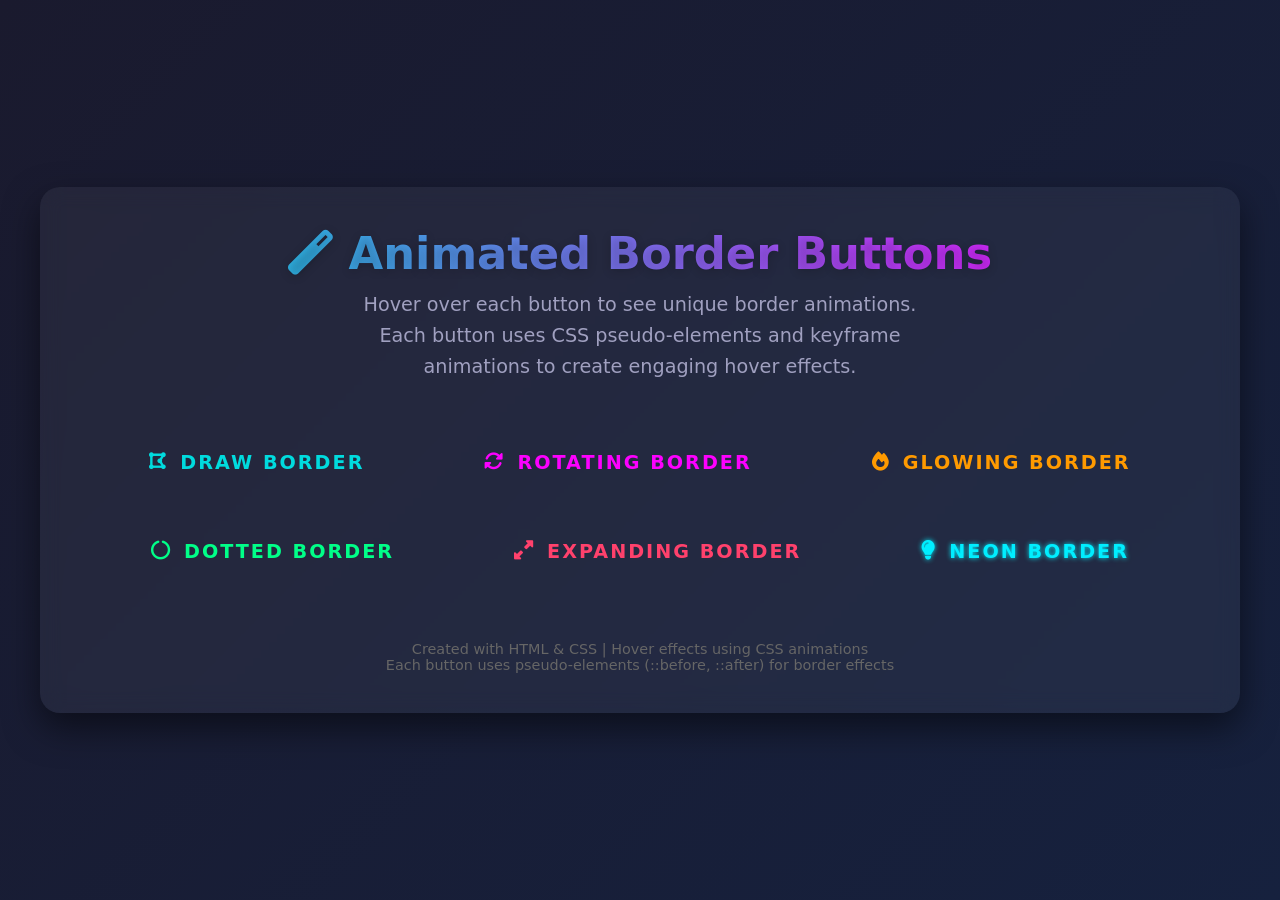
<file: Button/index.html>
<!DOCTYPE html>
<html lang="en">
<head>
    <meta charset="UTF-8">
    <meta name="viewport" content="width=device-width, initial-scale=1.0">
    <title>Animated Border Button</title>
    <link rel="stylesheet" href="https://cdnjs.cloudflare.com/ajax/libs/font-awesome/6.4.0/css/all.min.css">
    <link rel="stylesheet" href="style.css" />
    
</head>
<body>
    <div class="container">
        <h1><i class="fas fa-magic"></i> Animated Border Buttons</h1>
        <p class="subtitle">Hover over each button to see unique border animations. Each button uses CSS pseudo-elements and keyframe animations to create engaging hover effects.</p>
        
        <div class="buttons-container">
            <div class="button-row">
                <button class="btn btn-1">
                    <i class="fas fa-draw-polygon"></i>
                    <span>Draw Border</span>
                </button>
                
                <button class="btn btn-2">
                    <i class="fas fa-sync-alt"></i>
                    <span>Rotating Border</span>
                </button>
                
                <button class="btn btn-3">
                    <i class="fas fa-fire"></i>
                    <span>Glowing Border</span>
                </button>
            </div>
            
            <div class="button-row">
                <button class="btn btn-4">
                    <i class="fas fa-circle-notch"></i>
                    <span>Dotted Border</span>
                </button>
                
                <button class="btn btn-5">
                    <i class="fas fa-expand-alt"></i>
                    <span>Expanding Border</span>
                </button>
                
                <button class="btn btn-6">
                    <i class="fas fa-lightbulb"></i>
                    <span>Neon Border</span>
                </button>
            </div>
        </div>
        
        <div class="footer">
            <p>Created with HTML & CSS | Hover effects using CSS animations</p>
            <p>Each button uses pseudo-elements (::before, ::after) for border effects</p>
        </div>
    </div>

<script src="script.js"></script>
</body>
</html>
</file>
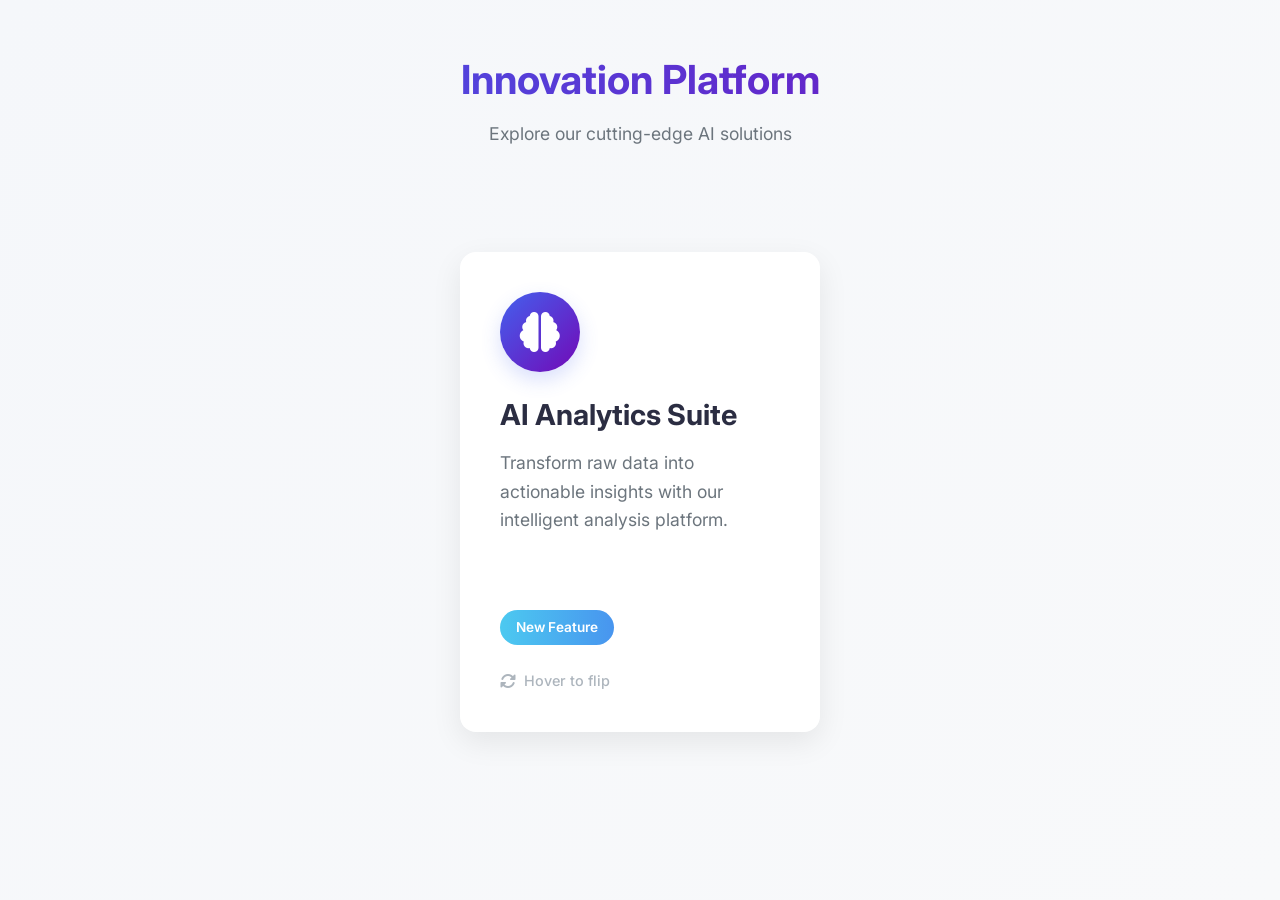
<file: Flipping Card/index.html>
<!DOCTYPE html>
<html lang="en">
<head>
    <meta charset="UTF-8">
    <meta name="viewport" content="width=device-width, initial-scale=1.0">
    <title>3D Flipping Card | Startup UI</title>
    <link rel="stylesheet" href="style.css">
    <link rel="preconnect" href="https://fonts.googleapis.com">
    <link rel="preconnect" href="https://fonts.gstatic.com" crossorigin>
    <link href="https://fonts.googleapis.com/css2?family=Inter:wght@300;400;500;600;700&display=swap" rel="stylesheet">
    <link rel="stylesheet" href="https://cdnjs.cloudflare.com/ajax/libs/font-awesome/6.4.0/css/all.min.css">
</head>
<body>
    <div class="container">
        <header class="header">
            <h1>Innovation Platform</h1>
            <p class="subtitle">Explore our cutting-edge AI solutions</p>
        </header>
        
        <main class="main-content">
            <!-- 3D Flipping Card -->
            <div class="card-wrapper">
                <div class="card">
                    <!-- Front side of the card -->
                    <div class="card-front">
                        <div class="card-icon">
                            <i class="fas fa-brain"></i>
                        </div>
                        <h2 class="card-title">AI Analytics Suite</h2>
                        <p class="card-description">Transform raw data into actionable insights with our intelligent analysis platform.</p>
                        <div class="card-tag">New Feature</div>
                        <div class="flip-hint">
                            <i class="fas fa-sync-alt"></i>
                            <span>Hover to flip</span>
                        </div>
                    </div>
                    
                    <!-- Back side of the card -->
                    <div class="card-back">
                        <h2 class="card-title">Advanced Capabilities</h2>
                        <ul class="feature-list">
                            <li><i class="fas fa-check-circle"></i> Real-time data processing</li>
                            <li><i class="fas fa-check-circle"></i> Predictive analytics</li>
                            <li><i class="fas fa-check-circle"></i> Natural language queries</li>
                            <li><i class="fas fa-check-circle"></i> Automated reporting</li>
                        </ul>
                        <p class="card-details">Our AI suite leverages machine learning to identify patterns and predict trends with 95% accuracy.</p>
                        <button class="cta-button">Learn More</button>
                        <div class="back-footer">
                            <span>14-day free trial</span>
                        </div>
                    </div>
                </div>
            </div>
            
            <!-- Usage note for mobile users -->
            <div class="mobile-note">
                <p>On mobile devices, the card displays front side only. View on desktop for interactive 3D flip effect.</p>
            </div>
        </main>
        
        <footer class="footer">
            
        </footer>
    </div>
</body>
</html>
</file>
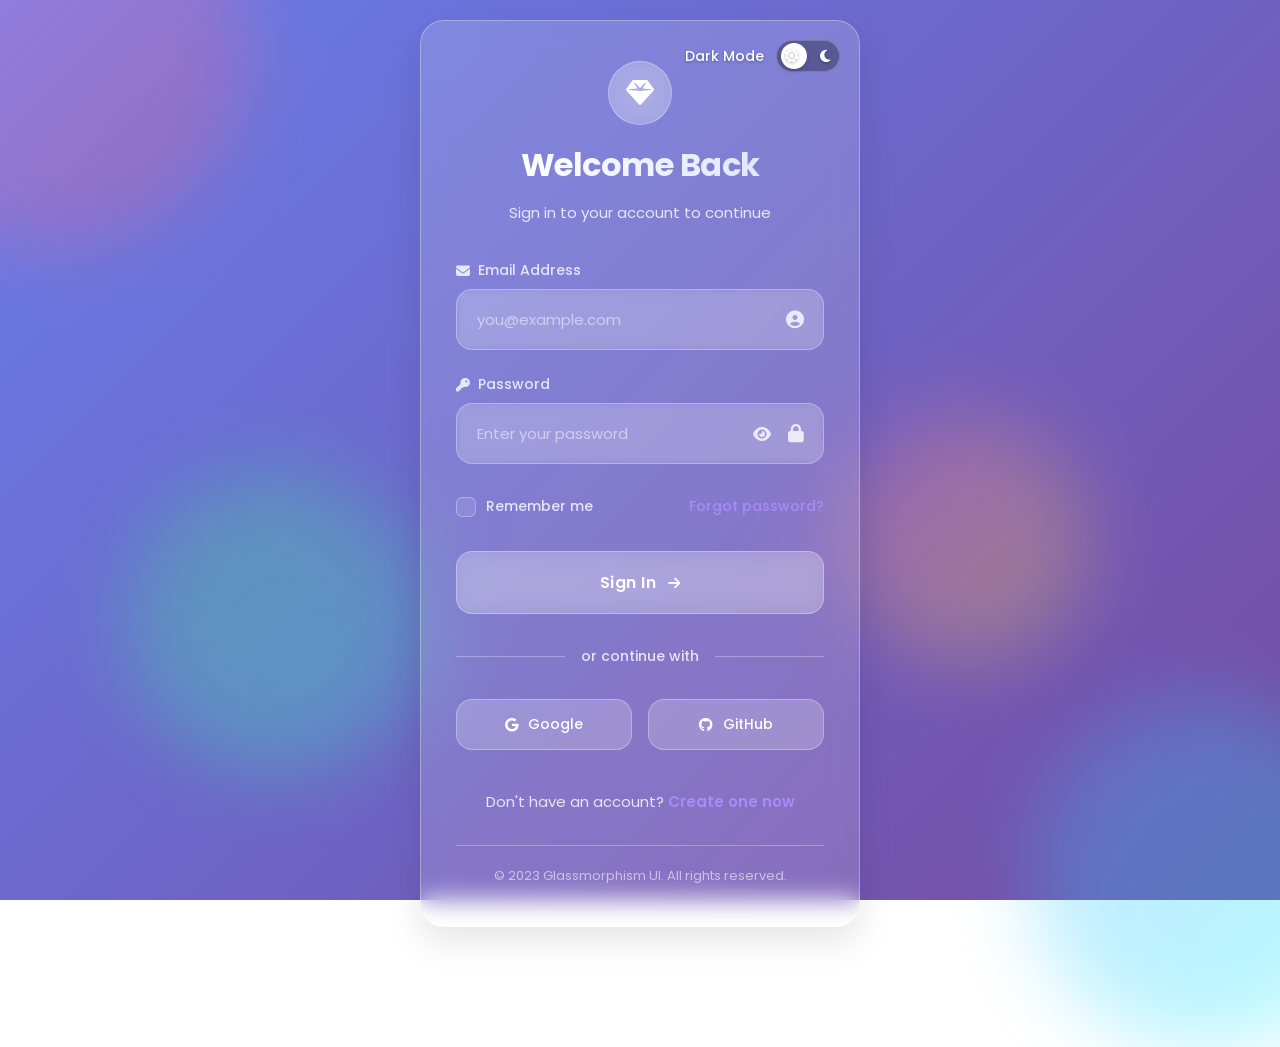
<file: Glassmorphism/index.html>
<!DOCTYPE html>
<html lang="en">
<head>
    <meta charset="UTF-8">
    <meta name="viewport" content="width=device-width, initial-scale=1.0">
    <title>Glassmorphism Login</title>
    <link rel="preconnect" href="https://fonts.googleapis.com">
    <link rel="preconnect" href="https://fonts.gstatic.com" crossorigin>
    <link href="https://fonts.googleapis.com/css2?family=Poppins:wght@300;400;500;600;700&display=swap" rel="stylesheet">
    <link rel="stylesheet" href="https://cdnjs.cloudflare.com/ajax/libs/font-awesome/6.4.0/css/all.min.css">
    <link rel="stylesheet" href="style.css">
</head>
<body>
    <!-- Animated Background Elements -->
    <div class="blob blob-1"></div>
    <div class="blob blob-2"></div>
    <div class="blob blob-3"></div>
    <div class="blob blob-4"></div>
    
    <!-- Main Content Container -->
    <main class="container">
        <!-- Glassmorphic Login Card -->
        <div class="glass-card">
            <!-- Card Header -->
            <header class="card-header">
                <div class="logo-container">
                    <div class="logo-icon">
                        <i class="fas fa-gem"></i>
                    </div>
                    <h1 class="card-title">Welcome Back</h1>
                </div>
                <p class="card-subtitle">Sign in to your account to continue</p>
            </header>
            
            <!-- Login Form -->
            <form class="login-form">
                <!-- Email Field -->
                <div class="form-group">
                    <label for="email" class="form-label">
                        <i class="fas fa-envelope"></i> Email Address
                    </label>
                    <div class="input-container">
                        <input 
                            type="email" 
                            id="email" 
                            class="glass-input"
                            placeholder="you@example.com"
                            required
                            aria-label="Email address"
                        >
                        <div class="input-icon">
                            <i class="fas fa-user-circle"></i>
                        </div>
                    </div>
                </div>
                
                <!-- Password Field -->
                <div class="form-group">
                    <label for="password" class="form-label">
                        <i class="fas fa-key"></i> Password
                    </label>
                    <div class="input-container">
                        <input 
                            type="password" 
                            id="password" 
                            class="glass-input"
                            placeholder="Enter your password"
                            required
                            aria-label="Password"
                        >
                        <div class="input-icon">
                            <i class="fas fa-lock"></i>
                        </div>
                        <button type="button" class="password-toggle" aria-label="Show password">
                            <i class="fas fa-eye"></i>
                        </button>
                    </div>
                </div>
                
                <!-- Remember & Forgot -->
                <div class="form-options">
                    <label class="checkbox-container">
                        <input type="checkbox" id="remember" class="checkbox-hidden">
                        <span class="custom-checkbox"></span>
                        <span class="checkbox-label">Remember me</span>
                    </label>
                    <a href="#" class="forgot-link">Forgot password?</a>
                </div>
                
                <!-- Login Button -->
                <button type="submit" class="glass-button" aria-label="Login to account">
                    <span class="button-text">Sign In</span>
                    <i class="fas fa-arrow-right button-icon"></i>
                </button>
                
                <!-- Divider -->
                <div class="divider">
                    <span class="divider-line"></span>
                    <span class="divider-text">or continue with</span>
                    <span class="divider-line"></span>
                </div>
                
                <!-- Social Login -->
                <div class="social-login">
                    <button type="button" class="social-button google" aria-label="Login with Google">
                        <i class="fab fa-google"></i>
                        <span>Google</span>
                    </button>
                    <button type="button" class="social-button github" aria-label="Login with GitHub">
                        <i class="fab fa-github"></i>
                        <span>GitHub</span>
                    </button>
                </div>
                
                <!-- Sign Up Link -->
                <p class="signup-text">
                    Don't have an account? 
                    <a href="#" class="signup-link">Create one now</a>
                </p>
            </form>
            
            <!-- Footer -->
            <footer class="card-footer">
                <p class="footer-text">© 2023 Glassmorphism UI. All rights reserved.</p>
            </footer>
        </div>
        
        <!-- Theme Toggle (CSS-only) -->
        <div class="theme-switch-container">
            <input type="checkbox" id="theme-toggle" class="theme-checkbox">
            <label for="theme-toggle" class="theme-label">
                <span class="theme-text">Dark Mode</span>
                <div class="theme-slider">
                    <i class="fas fa-sun"></i>
                    <i class="fas fa-moon"></i>
                </div>
            </label>
        </div>
    </main>
    
    <!-- Design Credit -->
    
</body>
</html>
</file>
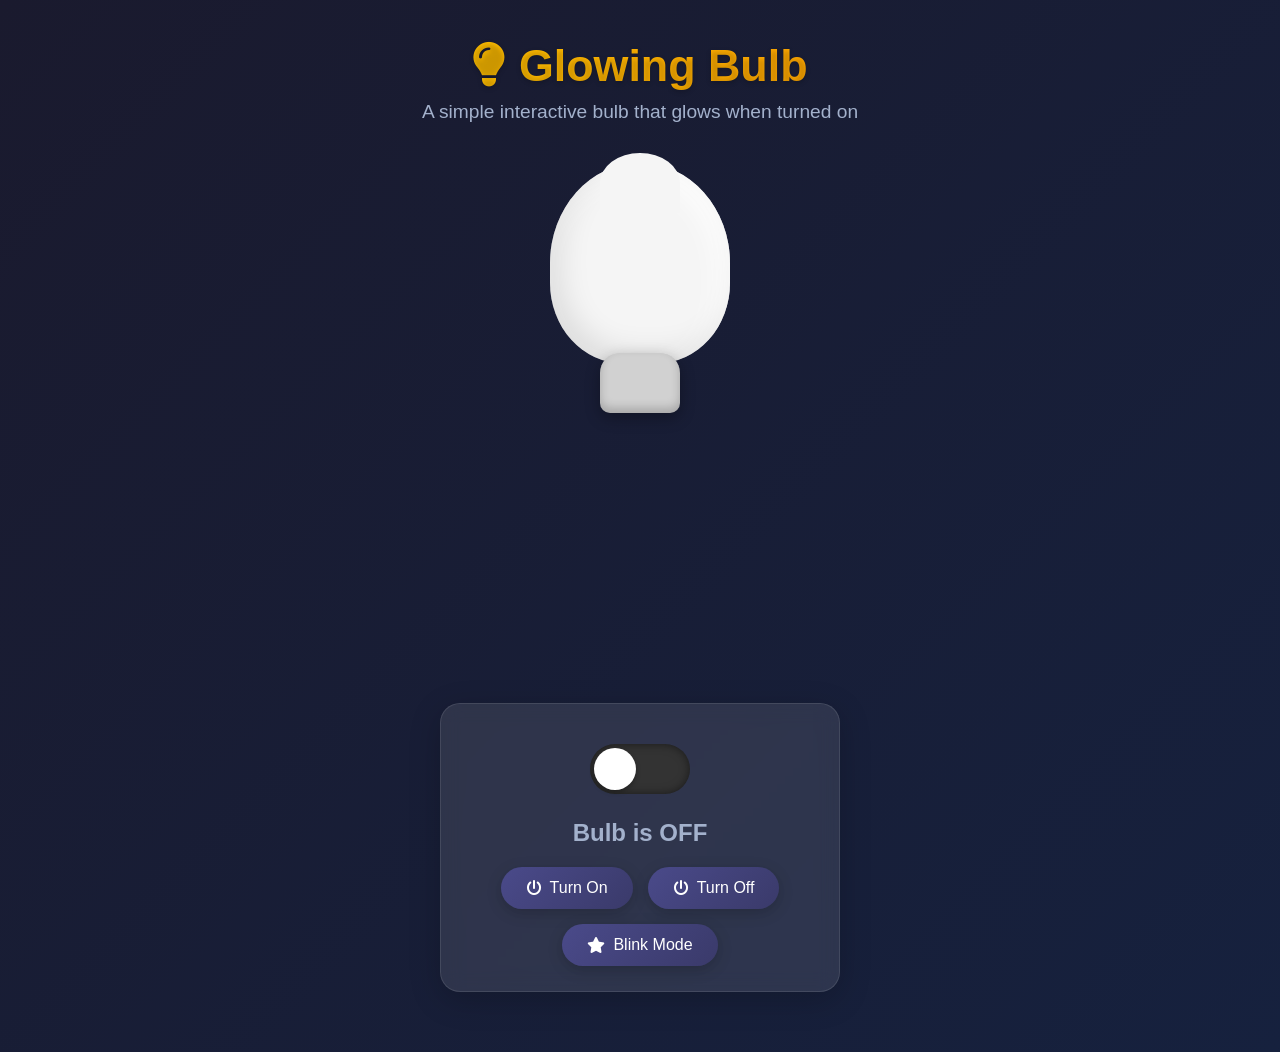
<file: Glowing blub/index.html>
<!DOCTYPE html>
<html lang="en">
<head>
  <meta charset="UTF-8" />
  <meta name="viewport" content="width=device-width, initial-scale=1.0"/>
  <title>Glowing Bulb Project</title>

  <!-- Font Awesome -->
  <link
    rel="stylesheet"
    href="https://cdnjs.cloudflare.com/ajax/libs/font-awesome/6.5.1/css/all.min.css"
  />

  <link rel="stylesheet" href="style.css" />
</head>
<body>

<div class="container">
  <h1><i class="fas fa-lightbulb"></i> Glowing Bulb</h1>
  <p class="subtitle">A simple interactive bulb that glows when turned on</p>

  <div class="bulb-container">
    <div class="bulb" id="bulb"></div>
    <div class="bulb-base"></div>
    <div class="bulb-thread"></div>
    <div class="light-rays"></div>
  </div>

  <div class="switch-container">
    <label class="switch">
      <input type="checkbox" id="toggle">
      <span class="slider"></span>
    </label>

    <div class="status" id="status">Bulb is OFF</div>

    <div class="controls">
      <button class="btn" id="turnOn">
        <i class="fas fa-power-off"></i> Turn On
      </button>
      <button class="btn" id="turnOff">
        <i class="fas fa-power-off"></i> Turn Off
      </button>
      <button class="btn" id="blink">
        <i class="fas fa-star"></i> Blink Mode
      </button>
    </div>
  </div>
</div>

<script src="script.js"></script>
</body>
</html>
</file>
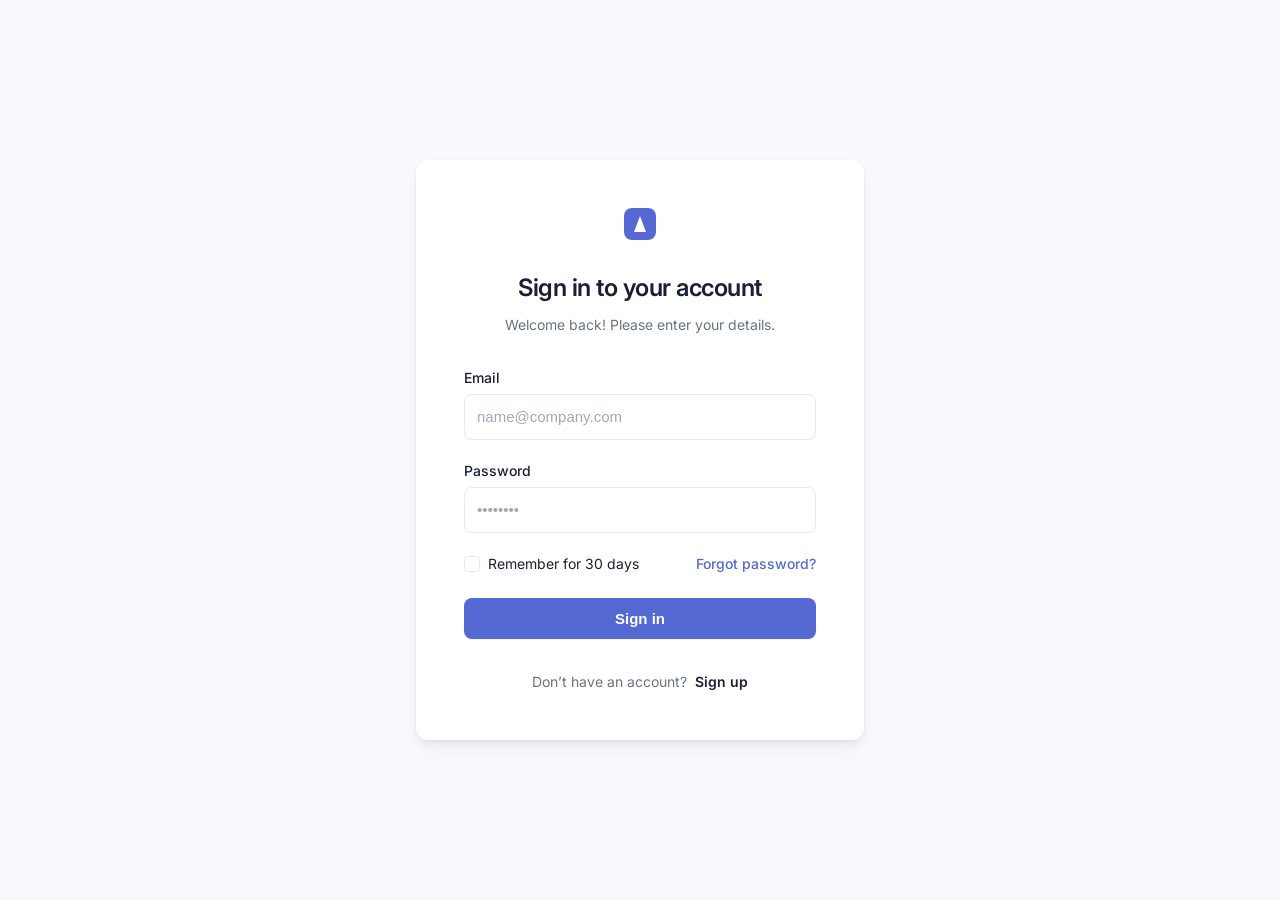
<file: Login Page/index.html>
<!DOCTYPE html>
<html lang="en">
<head>
    <meta charset="UTF-8">
    <meta name="viewport" content="width=device-width, initial-scale=1.0">
    <title>Sign In | Acme Corp</title>
    
    <link rel="preconnect" href="https://fonts.googleapis.com">
    <link rel="preconnect" href="https://fonts.gstatic.com" crossorigin>
    <link href="https://fonts.googleapis.com/css2?family=Inter:wght@400;500;600&display=swap" rel="stylesheet">
    
    <link rel="stylesheet" href="style.css">
</head>
<body>

    <main class="login-container">
        <div class="login-card">
            <div class="login-header">
                <div class="brand-logo">
                    <svg width="32" height="32" viewBox="0 0 32 32" fill="none" xmlns="http://www.w3.org/2000/svg">
                        <rect rx="8" width="32" height="32" fill="#5469d4"/>
                        <path d="M16 8L22 24H10L16 8Z" fill="white"/>
                    </svg>
                </div>
                <h1>Sign in to your account</h1>
                <p>Welcome back! Please enter your details.</p>
            </div>

            <form class="login-form" action="#" method="POST">
                
                <div class="form-group">
                    <label for="email">Email</label>
                    <input 
                        type="email" 
                        id="email" 
                        name="email" 
                        placeholder="name@company.com" 
                        autocomplete="email"
                        required
                    >
                </div>

                <div class="form-group">
                    <label for="password">Password</label>
                    <input 
                        type="password" 
                        id="password" 
                        name="password" 
                        placeholder="••••••••" 
                        required
                    >
                </div>

                <div class="form-actions">
                    <label class="checkbox-container">
                        <input type="checkbox" name="remember">
                        <span class="checkmark"></span>
                        <span class="label-text">Remember for 30 days</span>
                    </label>
                    <a href="#" class="forgot-password">Forgot password?</a>
                </div>

                <button type="submit" class="btn-primary">Sign in</button>
            </form>

            <div class="login-footer">
                <p>Don’t have an account? <a href="#">Sign up</a></p>
            </div>
        </div>
    </main>

</body>
</html>
</file>
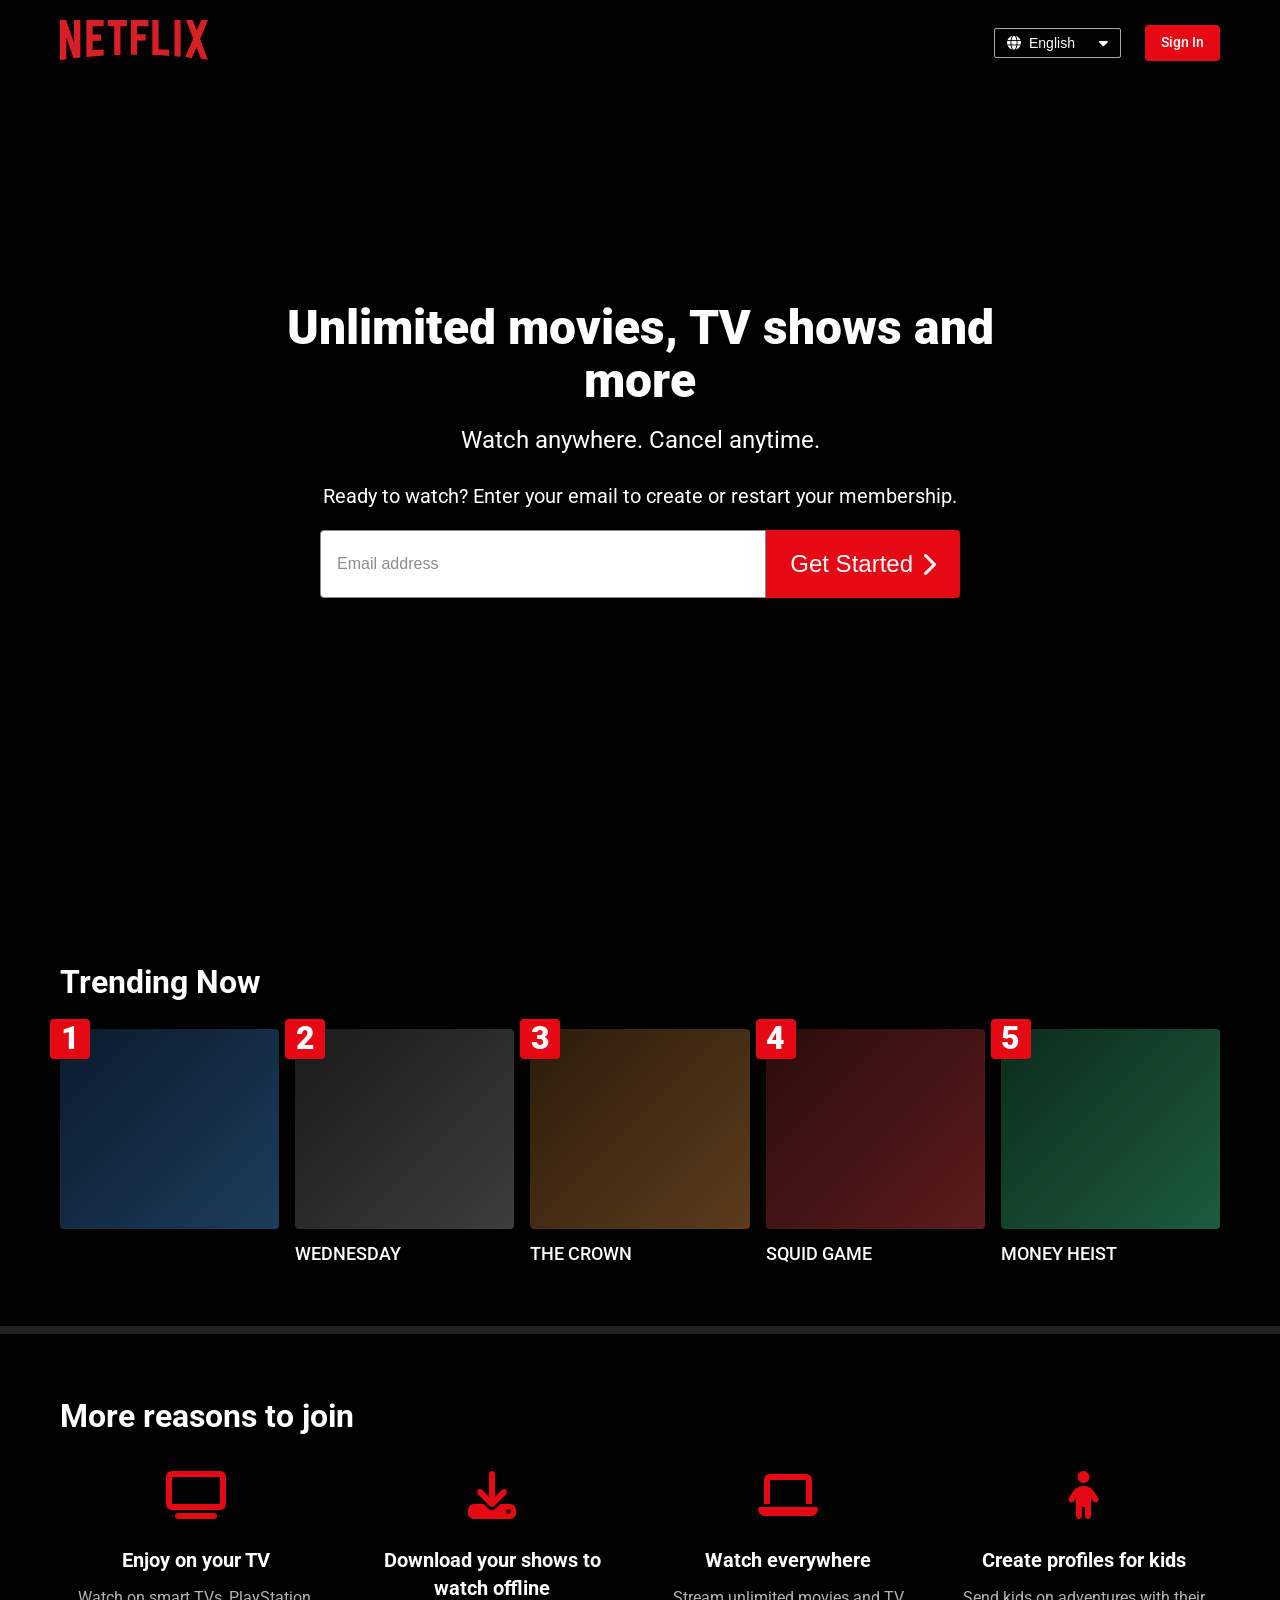
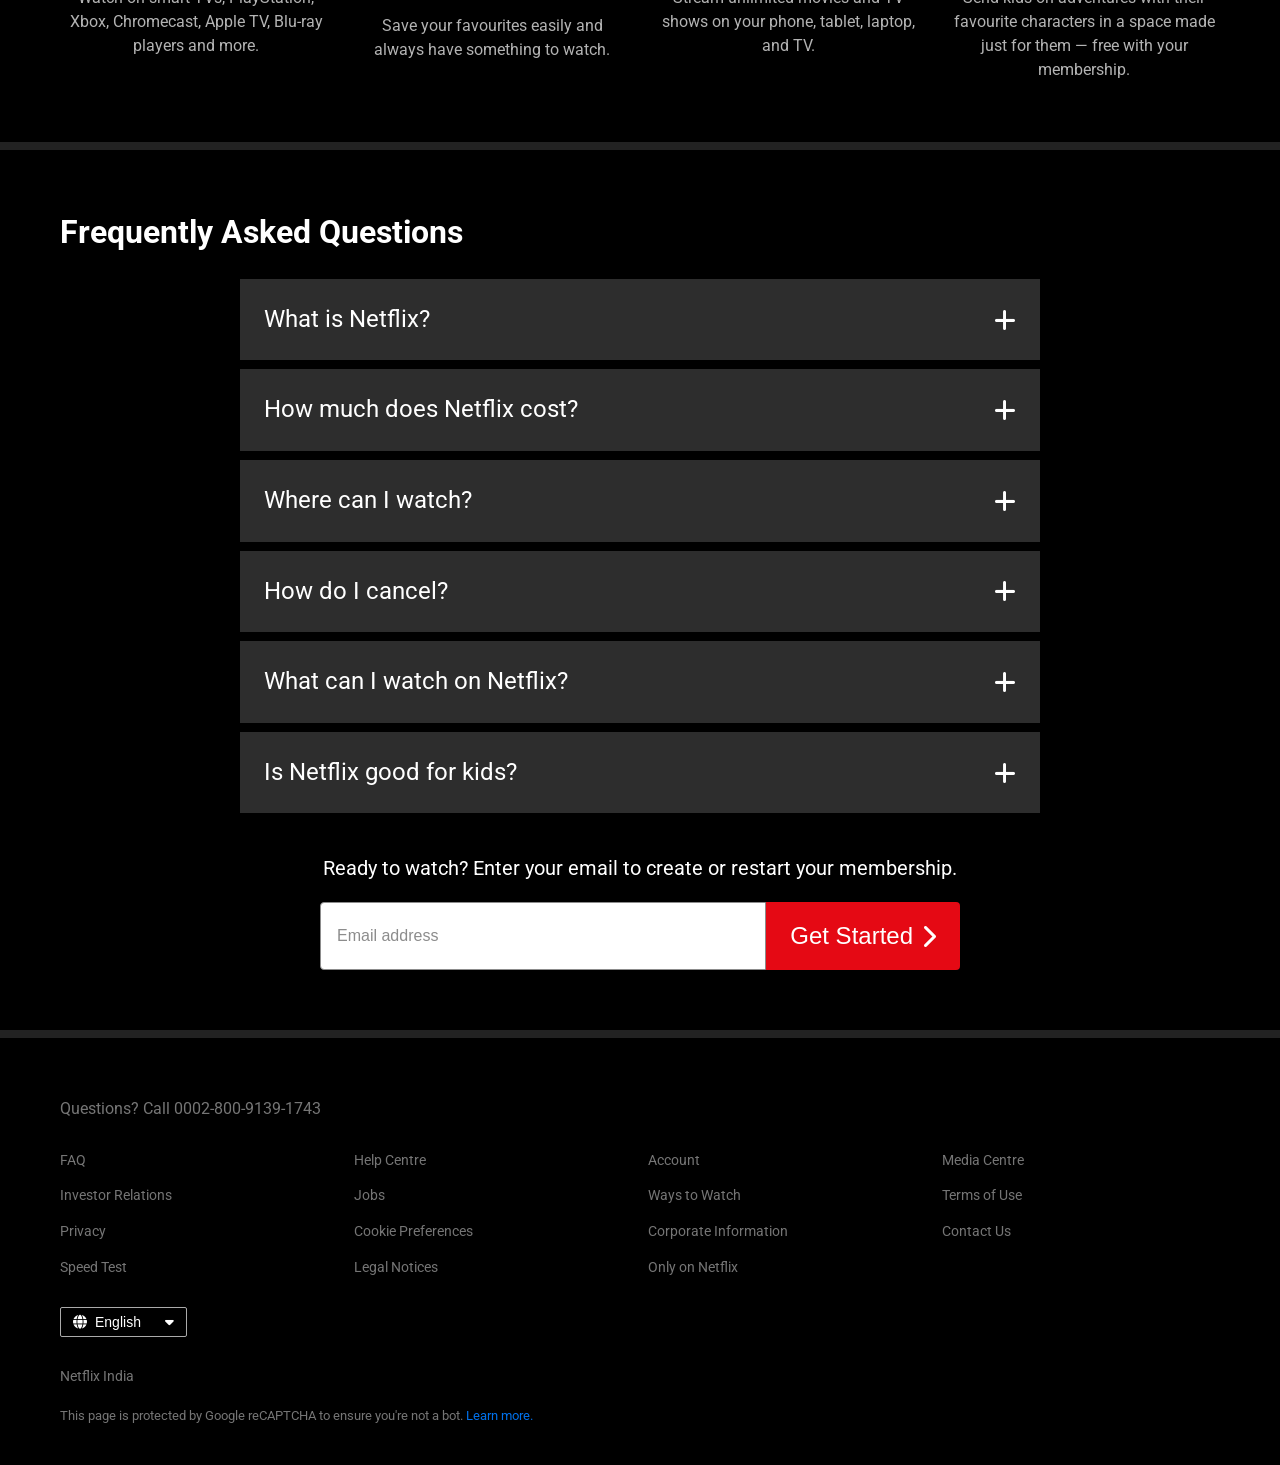
<file: Netflix/index.html>
<!DOCTYPE html>
<html lang="en">
<head>
    <meta charset="UTF-8">
    <meta name="viewport" content="width=device-width, initial-scale=1.0">
    <title>Netflix India - Watch TV Shows Online, Watch Movies Online</title>
    <link rel="stylesheet" href="style.css">
    <link rel="preconnect" href="https://fonts.googleapis.com">
    <link rel="preconnect" href="https://fonts.gstatic.com" crossorigin>
    <link href="https://fonts.googleapis.com/css2?family=Roboto:wght@300;400;500;700;900&display=swap" rel="stylesheet">
    <link rel="stylesheet" href="https://cdnjs.cloudflare.com/ajax/libs/font-awesome/6.4.0/css/all.min.css">
</head>
<body>
    <!-- Navigation -->
    <header class="header">
        <nav class="nav">
            <div class="nav__container">
                <div class="nav__logo">
                    <img src="./assets/logo.svg" alt="Netflix Logo" class="logo">
                </div>
                <div class="nav__actions">
                    <div class="language-selector">
                        <i class="fas fa-globe"></i>
                        <select class="language-dropdown">
                            <option value="en">English</option>
                            <option value="hi">हिन्दी</option>
                        </select>
                        <i class="fas fa-caret-down"></i>
                    </div>
                    <a href="#" class="btn btn--signin">Sign In</a>
                </div>
            </div>
        </nav>
    </header>

    <main>
        <!-- Hero Section -->
        <section class="hero">
            <div class="hero__overlay"></div>
            <div class="hero__content">
                <h1 class="hero__title">Unlimited movies, TV shows and more</h1>
                <p class="hero__subtitle">Watch anywhere. Cancel anytime.</p>
                <p class="hero__description">Ready to watch? Enter your email to create or restart your membership.</p>
                <form class="hero__form">
                    <div class="input-group">
                        <input type="email" class="input" placeholder="Email address" required>
                        <button type="submit" class="btn btn--cta">
                            Get Started <i class="fas fa-chevron-right"></i>
                        </button>
                    </div>
                </form>
            </div>
        </section>

        <!-- Trending Now -->
        <section class="trending">
            <div class="container">
                <h2 class="section-title">Trending Now</h2>
                <div class="trending__grid">
                    <div class="trending__card">
                        <div class="card-number">1</div>
                        <div class="card-poster poster-1"></div>
                    </div>
                    <div class="trending__card">
                        <div class="card-number">2</div>
                        <div class="card-poster poster-2"></div>
                        <h3 class="card-title">WEDNESDAY</h3>
                    </div>
                    <div class="trending__card">
                        <div class="card-number">3</div>
                        <div class="card-poster poster-3"></div>
                        <h3 class="card-title">THE CROWN</h3>
                    </div>
                    <div class="trending__card">
                        <div class="card-number">4</div>
                        <div class="card-poster poster-4"></div>
                        <h3 class="card-title">SQUID GAME</h3>
                    </div>
                    <div class="trending__card">
                        <div class="card-number">5</div>
                        <div class="card-poster poster-5"></div>
                        <h3 class="card-title">MONEY HEIST</h3>
                    </div>
                </div>
            </div>
        </section>

        <!-- Features -->
        <section class="features">
            <div class="container">
                <h2 class="section-title">More reasons to join</h2>
                <div class="features__grid">
                    <div class="feature__card">
                        <div class="feature__icon">
                            <i class="fas fa-tv"></i>
                        </div>
                        <h3 class="feature__title">Enjoy on your TV</h3>
                        <p class="feature__description">Watch on smart TVs, PlayStation, Xbox, Chromecast, Apple TV, Blu-ray players and more.</p>
                    </div>
                    <div class="feature__card">
                        <div class="feature__icon">
                            <i class="fas fa-download"></i>
                        </div>
                        <h3 class="feature__title">Download your shows to watch offline</h3>
                        <p class="feature__description">Save your favourites easily and always have something to watch.</p>
                    </div>
                    <div class="feature__card">
                        <div class="feature__icon">
                            <i class="fas fa-laptop"></i>
                        </div>
                        <h3 class="feature__title">Watch everywhere</h3>
                        <p class="feature__description">Stream unlimited movies and TV shows on your phone, tablet, laptop, and TV.</p>
                    </div>
                    <div class="feature__card">
                        <div class="feature__icon">
                            <i class="fas fa-child"></i>
                        </div>
                        <h3 class="feature__title">Create profiles for kids</h3>
                        <p class="feature__description">Send kids on adventures with their favourite characters in a space made just for them — free with your membership.</p>
                    </div>
                </div>
            </div>
        </section>

        <!-- FAQ -->
        <section class="faq">
            <div class="container">
                <h2 class="section-title">Frequently Asked Questions</h2>
                <div class="faq__list">
                    <div class="faq__item">
                        <input type="checkbox" id="faq1" class="faq__checkbox">
                        <label for="faq1" class="faq__question">
                            What is Netflix?
                            <i class="fas fa-plus"></i>
                        </label>
                        <div class="faq__answer">
                            <p>Netflix is a streaming service that offers a wide variety of award-winning TV shows, movies, anime, documentaries and more – on thousands of internet-connected devices.</p>
                            <p>You can watch as much as you want, whenever you want, without a single ad – all for one low monthly price. There's always something new to discover, and new TV shows and movies are added every week!</p>
                        </div>
                    </div>
                    <div class="faq__item">
                        <input type="checkbox" id="faq2" class="faq__checkbox">
                        <label for="faq2" class="faq__question">
                            How much does Netflix cost?
                            <i class="fas fa-plus"></i>
                        </label>
                        <div class="faq__answer">
                            <p>Watch Netflix on your smartphone, tablet, Smart TV, laptop, or streaming device, all for one fixed monthly fee. Plans range from ₹149 to ₹649 a month. No extra costs, no contracts.</p>
                        </div>
                    </div>
                    <div class="faq__item">
                        <input type="checkbox" id="faq3" class="faq__checkbox">
                        <label for="faq3" class="faq__question">
                            Where can I watch?
                            <i class="fas fa-plus"></i>
                        </label>
                        <div class="faq__answer">
                            <p>Watch anywhere, anytime. Sign in with your Netflix account to watch instantly on the web at netflix.com from your personal computer or on any internet-connected device that offers the Netflix app, including smart TVs, smartphones, tablets, streaming media players and game consoles.</p>
                        </div>
                    </div>
                    <div class="faq__item">
                        <input type="checkbox" id="faq4" class="faq__checkbox">
                        <label for="faq4" class="faq__question">
                            How do I cancel?
                            <i class="fas fa-plus"></i>
                        </label>
                        <div class="faq__answer">
                            <p>Netflix is flexible. There are no annoying contracts and no commitments. You can easily cancel your account online in two clicks. There are no cancellation fees – start or stop your account anytime.</p>
                        </div>
                    </div>
                    <div class="faq__item">
                        <input type="checkbox" id="faq5" class="faq__checkbox">
                        <label for="faq5" class="faq__question">
                            What can I watch on Netflix?
                            <i class="fas fa-plus"></i>
                        </label>
                        <div class="faq__answer">
                            <p>Netflix has an extensive library of feature films, documentaries, TV shows, anime, award-winning Netflix originals, and more. Watch as much as you want, anytime you want.</p>
                        </div>
                    </div>
                    <div class="faq__item">
                        <input type="checkbox" id="faq6" class="faq__checkbox">
                        <label for="faq6" class="faq__question">
                            Is Netflix good for kids?
                            <i class="fas fa-plus"></i>
                        </label>
                        <div class="faq__answer">
                            <p>The Netflix Kids experience is included in your membership to give parents control while kids enjoy family-friendly TV shows and films in their own space.</p>
                            <p>Kids profiles come with PIN-protected parental controls that let you restrict the maturity rating of content kids can watch and block specific titles you don’t want kids to see.</p>
                        </div>
                    </div>
                </div>
                <div class="faq__cta">
                    <p class="cta-text">Ready to watch? Enter your email to create or restart your membership.</p>
                    <form class="hero__form">
                        <div class="input-group">
                            <input type="email" class="input" placeholder="Email address" required>
                            <button type="submit" class="btn btn--cta">
                                Get Started <i class="fas fa-chevron-right"></i>
                            </button>
                        </div>
                    </form>
                </div>
            </div>
        </section>
    </main>

    <!-- Footer -->
    <footer class="footer">
        <div class="container">
            <p class="footer__contact">Questions? Call <a href="tel:0002-800-9139-1743">0002-800-9139-1743</a></p>
            <div class="footer__links">
                <div class="footer__column">
                    <a href="#">FAQ</a>
                    <a href="#">Investor Relations</a>
                    <a href="#">Privacy</a>
                    <a href="#">Speed Test</a>
                </div>
                <div class="footer__column">
                    <a href="#">Help Centre</a>
                    <a href="#">Jobs</a>
                    <a href="#">Cookie Preferences</a>
                    <a href="#">Legal Notices</a>
                </div>
                <div class="footer__column">
                    <a href="#">Account</a>
                    <a href="#">Ways to Watch</a>
                    <a href="#">Corporate Information</a>
                    <a href="#">Only on Netflix</a>
                </div>
                <div class="footer__column">
                    <a href="#">Media Centre</a>
                    <a href="#">Terms of Use</a>
                    <a href="#">Contact Us</a>
                </div>
            </div>
            <div class="footer__language">
                <div class="language-selector">
                    <i class="fas fa-globe"></i>
                    <select class="language-dropdown">
                        <option value="en">English</option>
                        <option value="hi">हिन्दी</option>
                    </select>
                    <i class="fas fa-caret-down"></i>
                </div>
            </div>
            <p class="footer__country">Netflix India</p>
            <p class="footer__captcha">This page is protected by Google reCAPTCHA to ensure you're not a bot. <a href="#">Learn more.</a></p>
        </div>
    </footer>
</body>
</html>
</file>
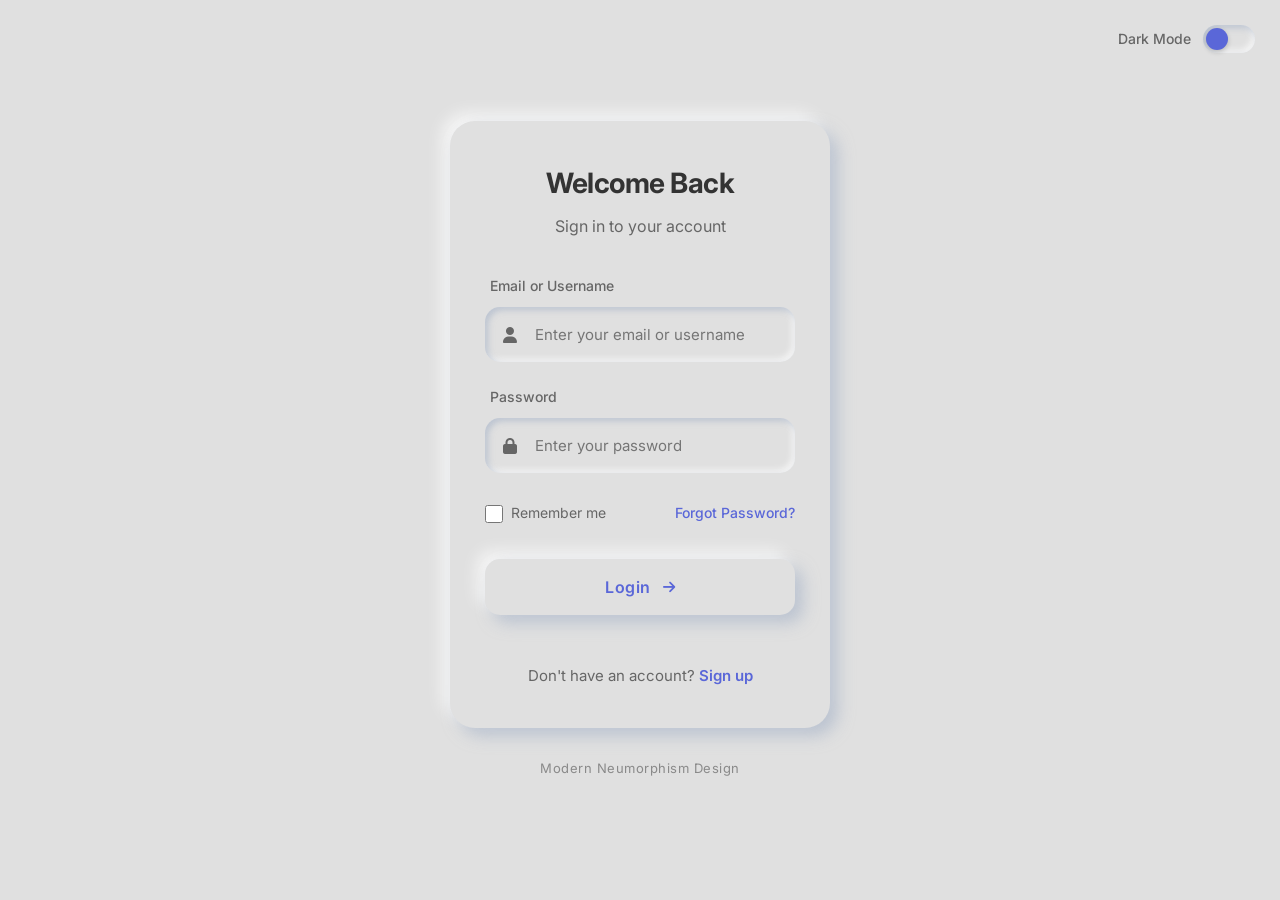
<file: Neuromorphic/index.html>
<!DOCTYPE html>
<html lang="en">
<head>
    <meta charset="UTF-8">
    <meta name="viewport" content="width=device-width, initial-scale=1.0">
    <title>Neumorphism Login Form</title>
    <link rel="preconnect" href="https://fonts.googleapis.com">
    <link rel="preconnect" href="https://fonts.gstatic.com" crossorigin>
    <link href="https://fonts.googleapis.com/css2?family=Inter:wght@300;400;500;600;700&display=swap" rel="stylesheet">
    <link rel="stylesheet" href="style.css">
    <link rel="stylesheet" href="https://cdnjs.cloudflare.com/ajax/libs/font-awesome/6.4.0/css/all.min.css">
</head>
<body>
    <main class="login-container">
        <!-- Neumorphic Login Card -->
        <div class="login-card">
            <!-- Card Header -->
            <header class="card-header">
                <h1 class="card-title">Welcome Back</h1>
                <p class="card-subtitle">Sign in to your account</p>
            </header>
            
            <!-- Login Form -->
            <form class="login-form">
                <!-- Email/Username Field -->
                <div class="form-group">
                    <label for="email" class="form-label">Email or Username</label>
                    <div class="input-container">
                        <i class="input-icon fas fa-user"></i>
                        <input 
                            type="text" 
                            id="email" 
                            class="form-input"
                            placeholder="Enter your email or username"
                            required
                        >
                    </div>
                </div>
                
                <!-- Password Field -->
                <div class="form-group">
                    <label for="password" class="form-label">Password</label>
                    <div class="input-container">
                        <i class="input-icon fas fa-lock"></i>
                        <input 
                            type="password" 
                            id="password" 
                            class="form-input"
                            placeholder="Enter your password"
                            required
                        >
                    </div>
                </div>
                
                <!-- Remember Me & Forgot Password -->
                <div class="form-options">
                    <div class="remember-me">
                        <input type="checkbox" id="remember">
                        <label for="remember">Remember me</label>
                    </div>
                    <a href="#" class="forgot-password">Forgot Password?</a>
                </div>
                
                <!-- Submit Button -->
                <button type="submit" class="login-button">
                    <span class="button-text">Login</span>
                    <i class="button-icon fas fa-arrow-right"></i>
                </button>
                
                <!-- Sign Up Link -->
                <div class="signup-link">
                    Don't have an account? <a href="#">Sign up</a>
                </div>
            </form>
        </div>
        
        <!-- Design Note -->
        <div class="design-note">
            <p>Modern Neumorphism Design</p>
        </div>
    </main>
    
    <!-- Theme Toggle Switch (CSS-only) -->
    <div class="theme-toggle">
        <input type="checkbox" id="theme-switch" class="theme-checkbox">
        <label for="theme-switch" class="theme-label">
            <span class="theme-text">Dark Mode</span>
            <span class="theme-slider"></span>
        </label>
    </div>
</body>
</html>
</file>
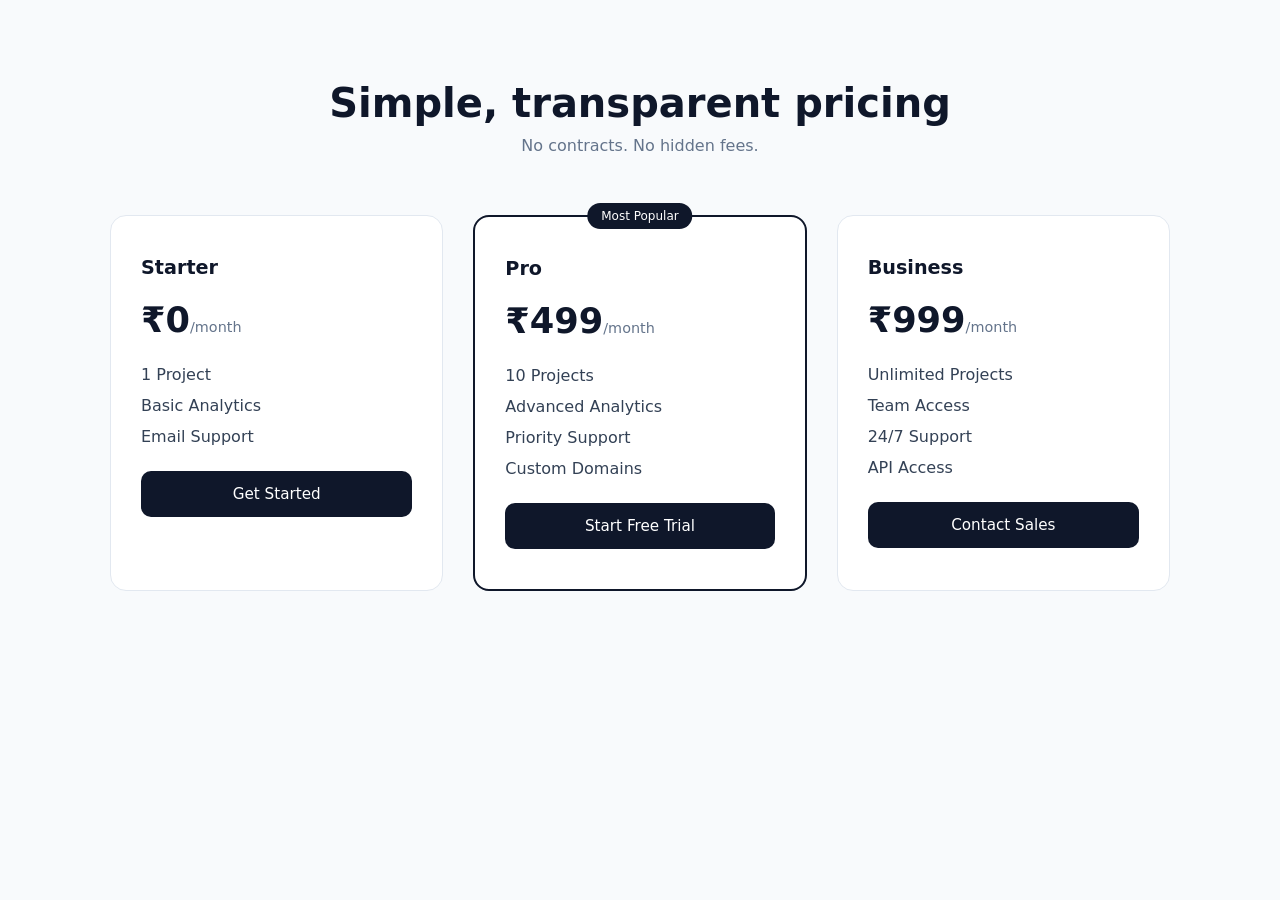
<file: Pricing_Table/index.html>
<!DOCTYPE html>
<html lang="en">

<head>
  <meta charset="UTF-8" />
  <meta name="viewport" content="width=device-width, initial-scale=1.0" />
  <title>Pricing</title>
  <link rel="stylesheet" href="style.css" />
</head>

<body>

  <section class="pricing-section">
    <h1 class="title">Simple, transparent pricing</h1>
    <p class="subtitle">No contracts. No hidden fees.</p>

    <div class="pricing-grid">

      <div class="card">
        <h3>Starter</h3>
        <p class="price">₹0<span>/month</span></p>
        <ul>
          <li>1 Project</li>
          <li>Basic Analytics</li>
          <li>Email Support</li>
        </ul>
        <button>Get Started</button>
      </div>

      <div class="card popular">
        <span class="badge">Most Popular</span>
        <h3>Pro</h3>
        <p class="price">₹499<span>/month</span></p>
        <ul>
          <li>10 Projects</li>
          <li>Advanced Analytics</li>
          <li>Priority Support</li>
          <li>Custom Domains</li>
        </ul>
        <button>Start Free Trial</button>
      </div>

      <div class="card">
        <h3>Business</h3>
        <p class="price">₹999<span>/month</span></p>
        <ul>
          <li>Unlimited Projects</li>
          <li>Team Access</li>
          <li>24/7 Support</li>
          <li>API Access</li>
        </ul>
        <button>Contact Sales</button>
      </div>

    </div>
  </section>

</body>

</html>
</file>
<file: Button/style.css>
* {
  margin: 0;
  padding: 0;
  box-sizing: border-box;
  font-family: "Segoe UI", system-ui, sans-serif;
}

body {
  display: flex;
  justify-content: center;
  align-items: center;
  min-height: 100vh;
  background: linear-gradient(135deg, #1a1a2e 0%, #16213e 100%);
  padding: 20px;
}

.container {
  text-align: center;
  max-width: 1200px;
  padding: 40px;
  background-color: rgba(255, 255, 255, 0.05);
  border-radius: 20px;
  box-shadow: 0 15px 35px rgba(0, 0, 0, 0.5);
  backdrop-filter: blur(10px);
}

h1 {
  color: #fff;
  margin-bottom: 10px;
  font-size: 2.8rem;
  background: linear-gradient(to right, #00dbde, #fc00ff);
  -webkit-background-clip: text;
  background-clip: text;
  color: transparent;
  text-shadow: 0 2px 10px rgba(0, 0, 0, 0.2);
}

.subtitle {
  color: #a0a0c0;
  margin-bottom: 50px;
  font-size: 1.2rem;
  max-width: 600px;
  margin-left: auto;
  margin-right: auto;
  line-height: 1.6;
}

.buttons-container {
  display: flex;
  flex-wrap: wrap;
  justify-content: center;
  gap: 30px;
  margin-top: 40px;
}

.button-row {
  display: flex;
  flex-wrap: wrap;
  justify-content: center;
  gap: 30px;
  width: 100%;
}

.btn {
  position: relative;
  padding: 18px 45px;
  font-size: 1.2rem;
  font-weight: 600;
  text-transform: uppercase;
  letter-spacing: 2px;
  background: transparent;
  color: white;
  border: none;
  cursor: pointer;
  outline: none;
  transition: all 0.3s ease;
  overflow: hidden;
  border-radius: 4px;
  min-width: 220px;
  display: flex;
  align-items: center;
  justify-content: center;
  gap: 12px;
}

/* Button 1: Draw Border Animation */
.btn-1 {
  color: #00dbde;
  z-index: 1;
}

.btn-1::before,
.btn-1::after {
  content: "";
  position: absolute;
  width: 0;
  height: 2px;
  background: #00dbde;
  transition: all 0.5s ease;
  z-index: -1;
}

.btn-1::before {
  top: 0;
  left: 0;
}

.btn-1::after {
  bottom: 0;
  right: 0;
}

.btn-1:hover::before,
.btn-1:hover::after {
  width: 100%;
}

.btn-1 span::before,
.btn-1 span::after {
  content: "";
  position: absolute;
  width: 2px;
  height: 0;
  background: #00dbde;
  transition: all 0.5s ease;
  z-index: -1;
}

.btn-1 span::before {
  top: 0;
  left: 0;
}

.btn-1 span::after {
  bottom: 0;
  right: 0;
}

.btn-1:hover span::before,
.btn-1:hover span::after {
  height: 100%;
}

/* Button 2: Rotating Border */
.btn-2 {
  color: #fc00ff;
}

.btn-2::before {
  content: "";
  position: absolute;
  top: 0;
  left: 0;
  width: 100%;
  height: 100%;
  border: 2px solid transparent;
  border-radius: 4px;
  transition: all 0.5s ease;
  box-sizing: border-box;
}

.btn-2:hover::before {
  border-top-color: #fc00ff;
  border-right-color: #fc00ff;
  border-bottom-color: #fc00ff;
  border-left-color: #fc00ff;
  border-radius: 0;
  animation: rotateBorder 1.5s linear infinite;
}

@keyframes rotateBorder {
  0% {
    transform: rotate(0deg);
  }
  100% {
    transform: rotate(360deg);
  }
}

/* Button 3: Glowing Border */
.btn-3 {
  color: #ff9a00;
}

.btn-3::before {
  content: "";
  position: absolute;
  top: -2px;
  left: -2px;
  right: -2px;
  bottom: -2px;
  background: linear-gradient(45deg, #ff9a00, #ff0066, #00ffcc, #ff9a00);
  background-size: 400%;
  border-radius: 6px;
  z-index: -1;
  opacity: 0;
  transition: opacity 0.5s ease;
}

.btn-3:hover::before {
  opacity: 1;
  animation: glowingBorder 3s linear infinite;
}

@keyframes glowingBorder {
  0% {
    background-position: 0 0;
  }
  50% {
    background-position: 400% 0;
  }
  100% {
    background-position: 0 0;
  }
}

/* Button 4: Dotted Border */
.btn-4 {
  color: #00ff88;
}

.btn-4::before {
  content: "";
  position: absolute;
  top: 0;
  left: 0;
  width: 100%;
  height: 100%;
  border: 2px dotted transparent;
  border-radius: 4px;
  transition: all 0.5s ease;
  box-sizing: border-box;
}

.btn-4:hover::before {
  border-color: #00ff88;
  animation: dottedSpin 4s linear infinite;
}

@keyframes dottedSpin {
  0% {
    transform: rotate(0deg);
  }
  100% {
    transform: rotate(360deg);
  }
}

/* Button 5: Expanding Border */
.btn-5 {
  color: #ff416c;
}

.btn-5::before,
.btn-5::after {
  content: "";
  position: absolute;
  top: 50%;
  left: 50%;
  transform: translate(-50%, -50%);
  width: 0;
  height: 0;
  border: 2px solid #ff416c;
  border-radius: 4px;
  opacity: 0;
  transition: all 0.5s ease;
}

.btn-5:hover::before {
  width: 100%;
  height: 100%;
  opacity: 1;
}

.btn-5:hover::after {
  width: calc(100% - 10px);
  height: calc(100% - 10px);
  opacity: 1;
  transition-delay: 0.1s;
}

/* Button 6: Neon Border */
.btn-6 {
  color: #00eeff;
  text-shadow: 0 0 5px #00eeff;
}

.btn-6::before {
  content: "";
  position: absolute;
  top: -2px;
  left: -2px;
  width: calc(100% + 4px);
  height: calc(100% + 4px);
  background: linear-gradient(45deg, #00eeff, #ff00ff, #00eeff);
  border-radius: 6px;
  z-index: -1;
  opacity: 0;
  transition: opacity 0.3s ease;
}

.btn-6:hover::before {
  opacity: 1;
  animation: neonPulse 1.5s ease-in-out infinite alternate;
}

@keyframes neonPulse {
  from {
    filter: blur(2px);
    opacity: 0.8;
  }
  to {
    filter: blur(0);
    opacity: 1;
  }
}

/* Button Hover Effects */
.btn:hover {
  transform: translateY(-5px);
  box-shadow: 0 10px 20px rgba(0, 0, 0, 0.3);
}

.btn:active {
  transform: translateY(-2px);
}

/* Footer */
.footer {
  margin-top: 60px;
  color: #666;
  font-size: 0.9rem;
}

.footer a {
  color: #00dbde;
  text-decoration: none;
}

/* Responsive */
@media (max-width: 768px) {
  .buttons-container {
    flex-direction: column;
    align-items: center;
  }

  .btn {
    min-width: 280px;
  }

  h1 {
    font-size: 2.2rem;
  }
}

@media (max-width: 480px) {
  .btn {
    min-width: 250px;
    padding: 15px 30px;
    font-size: 1rem;
  }

  h1 {
    font-size: 1.8rem;
  }

  .container {
    padding: 25px 20px;
  }
}
</file>
<file: Flipping Card/style.css>
/* 
  3D Flipping Card - Startup UI
  Modern, minimal design with desktop-first approach
*/

/* CSS Reset & Base Styles */
* {
    margin: 0;
    padding: 0;
    box-sizing: border-box;
}

:root {
    /* Color Palette - Professional startup aesthetic */
    --primary: #4361ee;
    --primary-dark: #3a56d4;
    --secondary: #7209b7;
    --accent: #4cc9f0;
    --text-primary: #2b2d42;
    --text-secondary: #6c757d;
    --light: #f8f9fa;
    --light-gray: #e9ecef;
    --medium-gray: #adb5bd;
    --white: #ffffff;
    --shadow: rgba(0, 0, 0, 0.08);
    --shadow-hover: rgba(0, 0, 0, 0.12);
    
    /* Typography */
    --font-main: 'Inter', -apple-system, BlinkMacSystemFont, 'Segoe UI', sans-serif;
    --radius: 16px;
    --transition: all 0.5s cubic-bezier(0.23, 1, 0.32, 1);
}

body {
    font-family: var(--font-main);
    background: linear-gradient(135deg, #f5f7fa 0%, #f8f9fa 100%);
    color: var(--text-primary);
    min-height: 100vh;
    display: flex;
    justify-content: center;
    align-items: center;
    line-height: 1.6;
}

.container {
    width: 100%;
    max-width: 1200px;
    padding: 2rem;
    display: flex;
    flex-direction: column;
    min-height: 100vh;
}

/* Header Section */
.header {
    text-align: center;
    margin-bottom: 3rem;
    padding-top: 1rem;
}

.header h1 {
    font-size: 2.5rem;
    font-weight: 700;
    background: linear-gradient(90deg, var(--primary), var(--secondary));
    -webkit-background-clip: text;
    background-clip: text;
    color: transparent;
    margin-bottom: 0.5rem;
}

.subtitle {
    font-size: 1.1rem;
    color: var(--text-secondary);
    font-weight: 400;
}

/* Main Content */
.main-content {
    display: flex;
    flex-direction: column;
    align-items: center;
    justify-content: center;
    flex-grow: 1;
    width: 100%;
}

/* Card Container with 3D Perspective */
.card-wrapper {
    perspective: 1500px; /* Creates 3D space for flip effect */
    width: 360px; /* Optimized desktop size */
    height: 480px;
    margin: 0 auto 2rem;
}

/* Card Element - 3D Transformation Container */
.card {
    width: 100%;
    height: 100%;
    position: relative;
    transform-style: preserve-3d; /* Essential for 3D flipping */
    transition: var(--transition);
    border-radius: var(--radius);
    cursor: pointer;
}

/* Front and Back Card Sides */
.card-front, .card-back {
    position: absolute;
    width: 100%;
    height: 100%;
    backface-visibility: hidden; /* Hides the back when facing away */
    border-radius: var(--radius);
    padding: 2.5rem;
    display: flex;
    flex-direction: column;
    overflow: hidden;
    box-shadow: 0 10px 30px var(--shadow);
}

/* Front Side Styling */
.card-front {
    background: var(--white);
    justify-content: space-between;
}

.card-icon {
    width: 80px;
    height: 80px;
    border-radius: 50%;
    background: linear-gradient(135deg, var(--primary), var(--secondary));
    display: flex;
    align-items: center;
    justify-content: center;
    margin-bottom: 1.5rem;
    box-shadow: 0 8px 20px rgba(67, 97, 238, 0.2);
}

.card-icon i {
    font-size: 2.5rem;
    color: var(--white);
}

.card-title {
    font-size: 1.8rem;
    font-weight: 700;
    color: var(--text-primary);
    margin-bottom: 1rem;
    line-height: 1.3;
}

.card-description {
    font-size: 1.1rem;
    color: var(--text-secondary);
    margin-bottom: 1.5rem;
    flex-grow: 1;
}

.card-tag {
    display: inline-block;
    background: linear-gradient(90deg, var(--accent), #4895ef);
    color: var(--white);
    padding: 0.4rem 1rem;
    border-radius: 20px;
    font-size: 0.85rem;
    font-weight: 600;
    align-self: flex-start;
    margin-bottom: 1.5rem;
}

.flip-hint {
    display: flex;
    align-items: center;
    color: var(--medium-gray);
    font-size: 0.9rem;
    font-weight: 500;
}

.flip-hint i {
    margin-right: 0.5rem;
    font-size: 1rem;
}

/* Back Side Styling - Initially Hidden */
.card-back {
    background: linear-gradient(135deg, #f8f9fa 0%, #ffffff 100%);
    transform: rotateY(180deg); /* Flips back side away initially */
    justify-content: space-between;
}

.feature-list {
    list-style: none;
    margin: 1.5rem 0;
    flex-grow: 1;
}

.feature-list li {
    margin-bottom: 0.8rem;
    display: flex;
    align-items: center;
    color: var(--text-primary);
    font-weight: 500;
}

.feature-list i {
    color: var(--primary);
    margin-right: 0.75rem;
    font-size: 1.1rem;
}

.card-details {
    color: var(--text-secondary);
    font-size: 1rem;
    margin-bottom: 1.5rem;
    line-height: 1.5;
}

/* Call-to-Action Button */
.cta-button {
    background: linear-gradient(90deg, var(--primary), var(--primary-dark));
    color: var(--white);
    border: none;
    padding: 1rem 2rem;
    border-radius: 12px;
    font-size: 1.1rem;
    font-weight: 600;
    cursor: pointer;
    transition: all 0.3s ease;
    box-shadow: 0 5px 15px rgba(67, 97, 238, 0.3);
    margin-bottom: 1rem;
}

.cta-button:hover {
    transform: translateY(-2px);
    box-shadow: 0 8px 20px rgba(67, 97, 238, 0.4);
}

.cta-button:active {
    transform: translateY(0);
}

.back-footer {
    text-align: center;
    color: var(--medium-gray);
    font-size: 0.9rem;
    font-weight: 500;
    padding-top: 1rem;
    border-top: 1px solid var(--light-gray);
}

/* Mobile Note */
.mobile-note {
    text-align: center;
    max-width: 500px;
    margin-top: 2rem;
    padding: 1rem;
    background-color: rgba(255, 255, 255, 0.7);
    border-radius: 12px;
    color: var(--text-secondary);
    font-size: 0.9rem;
    display: none; /* Hidden on desktop */
}

/* Footer */
.footer {
    text-align: center;
    padding: 1.5rem;
    color: var(--text-secondary);
    font-size: 0.9rem;
    margin-top: auto;
}

/* 3D Flip Animation on Hover (Desktop Only) */
@media (hover: hover) and (pointer: fine) {
    .card-wrapper:hover .card {
        transform: rotateY(180deg); /* Flips card on hover */
    }
}

/* Responsive Design */
/* Tablet */
@media (max-width: 768px) {
    .container {
        padding: 1.5rem;
    }
    
    .header h1 {
        font-size: 2rem;
    }
    
    .card-wrapper {
        width: 340px;
        height: 460px;
    }
}

/* Mobile Devices - Disable flip effect */
@media (max-width: 480px) {
    .container {
        padding: 1rem;
    }
    
    .header h1 {
        font-size: 1.8rem;
    }
    
    .subtitle {
        font-size: 1rem;
    }
    
    .card-wrapper {
        width: 320px;
        height: 440px;
        perspective: none; /* Remove 3D perspective */
    }
    
    .card {
        transform-style: flat; /* Disable 3D on mobile */
        cursor: default;
    }
    
    .card-back {
        display: none; /* Hide back side on mobile */
    }
    
    .flip-hint {
        display: none; /* Hide flip hint on mobile */
    }
    
    .mobile-note {
        display: block; /* Show mobile note */
    }
}

/* Small mobile devices */
@media (max-width: 360px) {
    .card-wrapper {
        width: 300px;
        height: 420px;
    }
    
    .card-front, .card-back {
        padding: 2rem;
    }
}

/* Accessibility - Focus states */
.cta-button:focus {
    outline: 2px solid var(--primary);
    outline-offset: 2px;
}

/* Print styles */
@media print {
    .card-wrapper {
        perspective: none;
    }
    
    .card {
        transform: none !important;
    }
    
    .card-back {
        display: none;
    }
}
</file>
<file: Glassmorphism/style.css>
/* ===========================================
   MODERN GLASSMORPHISM LOGIN FORM
   Design: Glassmorphism with animated background
   =========================================== */

/* CSS Variables for Light Theme */
:root {
    /* Colors - Light Theme */
    --primary-gradient: linear-gradient(135deg, #667eea 0%, #764ba2 100%);
    --secondary-gradient: linear-gradient(135deg, #f093fb 0%, #f5576c 100%);
    --glass-bg: rgba(255, 255, 255, 0.15);
    --glass-border: rgba(255, 255, 255, 0.3);
    --glass-shadow: 0 15px 35px rgba(0, 0, 0, 0.1);
    --text-primary: #ffffff;
    --text-secondary: rgba(255, 255, 255, 0.8);
    --text-accent: #a78bfa;
    --button-bg: rgba(255, 255, 255, 0.2);
    --button-hover: rgba(255, 255, 255, 0.3);
    --input-bg: rgba(255, 255, 255, 0.1);
    --input-focus: rgba(255, 255, 255, 0.25);
    
    /* Blur Effects */
    --glass-blur: blur(12px);
    --backdrop-blur: blur(20px);
    
    /* Border Radius */
    --radius-card: 24px;
    --radius-element: 16px;
    --radius-small: 12px;
    
    /* Transitions */
    --transition-fast: 0.2s ease;
    --transition-normal: 0.3s ease;
    --transition-slow: 0.5s ease;
    
    /* Font */
    --font-family: 'Poppins', sans-serif;
}

/* CSS Variables for Dark Theme */
[data-theme="dark"] {
    --primary-gradient: linear-gradient(135deg, #1e3c72 0%, #2a5298 100%);
    --secondary-gradient: linear-gradient(135deg, #0f2027 0%, #203a43 100%);
    --glass-bg: rgba(0, 0, 0, 0.2);
    --glass-border: rgba(255, 255, 255, 0.1);
    --glass-shadow: 0 15px 35px rgba(0, 0, 0, 0.25);
    --text-primary: #f8fafc;
    --text-secondary: rgba(248, 250, 252, 0.7);
    --text-accent: #60a5fa;
    --button-bg: rgba(255, 255, 255, 0.15);
    --button-hover: rgba(255, 255, 255, 0.25);
    --input-bg: rgba(255, 255, 255, 0.08);
    --input-focus: rgba(255, 255, 255, 0.2);
}

/* Base Reset */
* {
    margin: 0;
    padding: 0;
    box-sizing: border-box;
}

/* Body Styling with Animated Gradient */
body {
    font-family: var(--font-family);
    min-height: 100vh;
    display: flex;
    justify-content: center;
    align-items: center;
    background: var(--primary-gradient);
    background-attachment: fixed;
    color: var(--text-primary);
    padding: 20px;
    position: relative;
    overflow-x: hidden;
    transition: background var(--transition-slow);
}

/* Animated Background Blobs */
.blob {
    position: absolute;
    border-radius: 50%;
    filter: blur(40px);
    opacity: 0.3;
    z-index: -1;
    animation: float 20s infinite ease-in-out;
}

.blob-1 {
    width: 400px;
    height: 400px;
    background: linear-gradient(135deg, #f093fb 0%, #f5576c 100%);
    top: -150px;
    left: -150px;
    animation-delay: 0s;
}

.blob-2 {
    width: 350px;
    height: 350px;
    background: linear-gradient(135deg, #4facfe 0%, #00f2fe 100%);
    bottom: -100px;
    right: -100px;
    animation-delay: -5s;
}

.blob-3 {
    width: 300px;
    height: 300px;
    background: linear-gradient(135deg, #43e97b 0%, #38f9d7 100%);
    top: 50%;
    left: 10%;
    animation-delay: -10s;
}

.blob-4 {
    width: 250px;
    height: 250px;
    background: linear-gradient(135deg, #fa709a 0%, #fee140 100%);
    bottom: 30%;
    right: 15%;
    animation-delay: -15s;
}

/* Floating Animation */
@keyframes float {
    0%, 100% {
        transform: translate(0, 0) scale(1);
    }
    25% {
        transform: translate(30px, -30px) scale(1.05);
    }
    50% {
        transform: translate(-20px, 20px) scale(0.95);
    }
    75% {
        transform: translate(-30px, -30px) scale(1.1);
    }
}

/* Main Container */
.container {
    width: 100%;
    max-width: 440px;
    position: relative;
    z-index: 1;
}

/* Glass Card */
.glass-card {
    background: var(--glass-bg);
    backdrop-filter: var(--glass-blur);
    -webkit-backdrop-filter: var(--glass-blur);
    border-radius: var(--radius-card);
    border: 1px solid var(--glass-border);
    box-shadow: var(--glass-shadow);
    padding: 40px 35px;
    transition: all var(--transition-normal);
}

/* Card Header */
.card-header {
    text-align: center;
    margin-bottom: 36px;
}

.logo-container {
    display: flex;
    flex-direction: column;
    align-items: center;
    gap: 16px;
    margin-bottom: 12px;
}

.logo-icon {
    width: 64px;
    height: 64px;
    background: rgba(255, 255, 255, 0.2);
    backdrop-filter: blur(10px);
    border-radius: 50%;
    display: flex;
    align-items: center;
    justify-content: center;
    font-size: 28px;
    color: var(--text-primary);
    border: 1px solid var(--glass-border);
}

.card-title {
    font-size: 32px;
    font-weight: 700;
    background: linear-gradient(to right, #ffffff, #e0e7ff);
    -webkit-background-clip: text;
    background-clip: text;
    color: transparent;
    letter-spacing: -0.5px;
}

.card-subtitle {
    font-size: 15px;
    color: var(--text-secondary);
    font-weight: 400;
}

/* Login Form */
.login-form {
    display: flex;
    flex-direction: column;
    gap: 24px;
}

/* Form Groups */
.form-group {
    display: flex;
    flex-direction: column;
    gap: 8px;
}

.form-label {
    font-size: 14px;
    font-weight: 500;
    color: var(--text-secondary);
    display: flex;
    align-items: center;
    gap: 8px;
}

/* Input Container */
.input-container {
    position: relative;
    display: flex;
    align-items: center;
}

/* Glass Input Fields */
.glass-input {
    width: 100%;
    padding: 18px 52px 18px 20px;
    background: var(--input-bg);
    border: 1px solid var(--glass-border);
    border-radius: var(--radius-element);
    font-family: var(--font-family);
    font-size: 15px;
    color: var(--text-primary);
    backdrop-filter: blur(5px);
    transition: all var(--transition-normal);
}

.glass-input::placeholder {
    color: rgba(255, 255, 255, 0.5);
}

/* Input Icons */
.input-icon {
    position: absolute;
    right: 20px;
    color: var(--text-secondary);
    font-size: 18px;
    pointer-events: none;
    transition: color var(--transition-normal);
}

/* Password Toggle */
.password-toggle {
    position: absolute;
    right: 50px;
    background: transparent;
    border: none;
    color: var(--text-secondary);
    font-size: 16px;
    cursor: pointer;
    width: 24px;
    height: 24px;
    display: flex;
    align-items: center;
    justify-content: center;
    transition: color var(--transition-normal);
}

.password-toggle:hover {
    color: var(--text-primary);
}

/* Input Focus States */
.glass-input:focus {
    outline: none;
    background: var(--input-focus);
    border-color: rgba(255, 255, 255, 0.5);
    box-shadow: 0 0 0 3px rgba(255, 255, 255, 0.1);
}

.glass-input:hover {
    background: var(--input-focus);
}

/* Form Options */
.form-options {
    display: flex;
    justify-content: space-between;
    align-items: center;
    margin-top: 8px;
}

/* Custom Checkbox */
.checkbox-container {
    display: flex;
    align-items: center;
    gap: 10px;
    cursor: pointer;
}

.checkbox-hidden {
    display: none;
}

.custom-checkbox {
    width: 20px;
    height: 20px;
    border: 1px solid var(--glass-border);
    border-radius: 6px;
    background: var(--input-bg);
    display: flex;
    align-items: center;
    justify-content: center;
    transition: all var(--transition-normal);
}

.checkbox-hidden:checked + .custom-checkbox {
    background: rgba(255, 255, 255, 0.3);
    border-color: rgba(255, 255, 255, 0.6);
}

.checkbox-hidden:checked + .custom-checkbox::after {
    content: '✓';
    color: var(--text-primary);
    font-size: 14px;
    font-weight: bold;
}

.checkbox-label {
    font-size: 14px;
    color: var(--text-secondary);
    font-weight: 500;
}

/* Forgot Password Link */
.forgot-link {
    font-size: 14px;
    color: var(--text-accent);
    text-decoration: none;
    font-weight: 500;
    transition: all var(--transition-normal);
    position: relative;
}

.forgot-link::after {
    content: '';
    position: absolute;
    bottom: -2px;
    left: 0;
    width: 0;
    height: 1px;
    background: var(--text-accent);
    transition: width var(--transition-normal);
}

.forgot-link:hover::after {
    width: 100%;
}

.forgot-link:hover {
    color: var(--text-primary);
}

/* Glass Button */
.glass-button {
    background: var(--button-bg);
    backdrop-filter: blur(10px);
    border: 1px solid var(--glass-border);
    border-radius: var(--radius-element);
    padding: 18px 24px;
    font-family: var(--font-family);
    font-size: 16px;
    font-weight: 600;
    color: var(--text-primary);
    cursor: pointer;
    display: flex;
    justify-content: center;
    align-items: center;
    gap: 12px;
    margin-top: 10px;
    transition: all var(--transition-normal);
    position: relative;
    overflow: hidden;
}

.glass-button::before {
    content: '';
    position: absolute;
    top: 0;
    left: -100%;
    width: 100%;
    height: 100%;
    background: linear-gradient(90deg, transparent, rgba(255, 255, 255, 0.2), transparent);
    transition: left 0.7s ease;
}

/* Button Hover Effect */
.glass-button:hover {
    background: var(--button-hover);
    box-shadow: 0 8px 32px rgba(0, 0, 0, 0.2);
    transform: translateY(-2px);
}

.glass-button:hover::before {
    left: 100%;
}

/* Button Active Effect */
.glass-button:active {
    transform: translateY(0);
    box-shadow: 0 4px 16px rgba(0, 0, 0, 0.15);
    background: rgba(255, 255, 255, 0.15);
}

.button-text {
    letter-spacing: 0.5px;
}

.button-icon {
    font-size: 14px;
    transition: transform var(--transition-normal);
}

.glass-button:hover .button-icon {
    transform: translateX(4px);
}

/* Divider */
.divider {
    display: flex;
    align-items: center;
    gap: 16px;
    margin: 8px 0;
}

.divider-line {
    flex: 1;
    height: 1px;
    background: var(--glass-border);
}

.divider-text {
    font-size: 14px;
    color: var(--text-secondary);
    font-weight: 500;
}

/* Social Login */
.social-login {
    display: flex;
    gap: 16px;
    margin-bottom: 8px;
}

.social-button {
    flex: 1;
    background: var(--button-bg);
    border: 1px solid var(--glass-border);
    border-radius: var(--radius-element);
    padding: 14px;
    font-family: var(--font-family);
    font-size: 14px;
    font-weight: 500;
    color: var(--text-primary);
    cursor: pointer;
    display: flex;
    align-items: center;
    justify-content: center;
    gap: 10px;
    transition: all var(--transition-normal);
}

.social-button:hover {
    background: var(--button-hover);
    transform: translateY(-2px);
}

.social-button:active {
    transform: translateY(0);
}

/* Sign Up Text */
.signup-text {
    text-align: center;
    font-size: 15px;
    color: var(--text-secondary);
    margin-top: 8px;
}

.signup-link {
    color: var(--text-accent);
    text-decoration: none;
    font-weight: 600;
    transition: all var(--transition-normal);
}

.signup-link:hover {
    color: var(--text-primary);
    text-decoration: underline;
}

/* Card Footer */
.card-footer {
    text-align: center;
    margin-top: 32px;
    padding-top: 20px;
    border-top: 1px solid var(--glass-border);
}

.footer-text {
    font-size: 13px;
    color: var(--text-secondary);
    opacity: 0.7;
}

/* Theme Toggle */
.theme-switch-container {
    position: absolute;
    top: 20px;
    right: 20px;
    z-index: 10;
}

.theme-checkbox {
    display: none;
}

.theme-label {
    display: flex;
    align-items: center;
    gap: 12px;
    cursor: pointer;
    font-size: 14px;
    font-weight: 500;
    color: var(--text-primary);
    text-shadow: 0 1px 3px rgba(0, 0, 0, 0.3);
}

.theme-text {
    transition: opacity var(--transition-normal);
}

.theme-slider {
    width: 64px;
    height: 32px;
    background: rgba(0, 0, 0, 0.3);
    border-radius: 50px;
    position: relative;
    display: flex;
    align-items: center;
    justify-content: space-between;
    padding: 0 8px;
    border: 1px solid rgba(255, 255, 255, 0.2);
    transition: all var(--transition-normal);
}

.theme-slider i {
    font-size: 14px;
    z-index: 2;
    transition: all var(--transition-normal);
}

.theme-slider::before {
    content: '';
    position: absolute;
    width: 26px;
    height: 26px;
    background: white;
    border-radius: 50%;
    left: 4px;
    top: 50%;
    transform: translateY(-50%);
    transition: all var(--transition-normal);
    box-shadow: 0 2px 5px rgba(0, 0, 0, 0.2);
}

.theme-checkbox:checked + .theme-label .theme-slider::before {
    left: calc(100% - 30px);
    background: #1e293b;
}

.theme-checkbox:checked + .theme-label .theme-slider {
    background: rgba(255, 255, 255, 0.2);
}

/* Design Credit */
.design-credit {
    position: fixed;
    bottom: 20px;
    left: 0;
    right: 0;
    text-align: center;
    font-size: 14px;
    color: var(--text-secondary);
    opacity: 0.7;
    z-index: 1;
}

/* Theme Toggle Functionality (CSS-only) */
.theme-checkbox:checked ~ .container .glass-card,
.theme-checkbox:checked ~ .container .theme-slider {
    --primary-gradient: linear-gradient(135deg, #1e3c72 0%, #2a5298 100%);
    --secondary-gradient: linear-gradient(135deg, #0f2027 0%, #203a43 100%);
    --glass-bg: rgba(0, 0, 0, 0.2);
    --glass-border: rgba(255, 255, 255, 0.1);
    --glass-shadow: 0 15px 35px rgba(0, 0, 0, 0.25);
    --text-primary: #f8fafc;
    --text-secondary: rgba(248, 250, 252, 0.7);
    --text-accent: #60a5fa;
    --button-bg: rgba(255, 255, 255, 0.15);
    --button-hover: rgba(255, 255, 255, 0.25);
    --input-bg: rgba(255, 255, 255, 0.08);
    --input-focus: rgba(255, 255, 255, 0.2);
}

.theme-checkbox:checked ~ body {
    background: var(--primary-gradient);
}

/* Responsive Design */
@media (max-width: 480px) {
    .glass-card {
        padding: 32px 24px;
        max-width: 360px;
        margin: 0 auto;
    }
    
    .card-title {
        font-size: 28px;
    }
    
    .social-login {
        flex-direction: column;
    }
    
    .form-options {
        flex-direction: column;
        align-items: flex-start;
        gap: 16px;
    }
    
    .blob {
        display: none;
    }
    
    .blob-1, .blob-2 {
        display: block;
        opacity: 0.2;
    }
}

@media (max-width: 360px) {
    .glass-card {
        padding: 28px 20px;
    }
    
    .card-title {
        font-size: 24px;
    }
    
    .glass-input {
        padding: 16px 48px 16px 16px;
    }
    
    .input-icon {
        right: 16px;
    }
    
    .password-toggle {
        right: 44px;
    }
}

/* Accessibility Improvements */
.glass-input:focus,
.glass-button:focus,
.social-button:focus,
.forgot-link:focus,
.signup-link:focus {
    outline: 2px solid rgba(255, 255, 255, 0.5);
    outline-offset: 2px;
}

/* High Contrast Mode Support */
@media (prefers-contrast: high) {
    :root {
        --glass-border: rgba(255, 255, 255, 0.8);
        --text-secondary: rgba(255, 255, 255, 0.9);
    }
}

/* Reduced Motion Support */
@media (prefers-reduced-motion: reduce) {
    * {
        animation-duration: 0.01ms !important;
        animation-iteration-count: 1 !important;
        transition-duration: 0.01ms !important;
    }
    
    .blob {
        animation: none;
        opacity: 0.15;
    }
}
</file>
<file: Glowing blub/style.css>
* {
  margin: 0;
  padding: 0;
  box-sizing: border-box;
}

body {
  font-family: "Segoe UI", Tahoma, Geneva, Verdana, sans-serif;
  background: linear-gradient(135deg, #1a1a2e 0%, #16213e 100%);
  color: #f1f1f1;
  min-height: 100vh;
  display: flex;
  flex-direction: column;
  align-items: center;
  justify-content: center;
  padding: 20px;
  text-align: center;
}

.container {
  max-width: 800px;
  width: 100%;
  padding: 20px;
}

h1 {
  font-size: 2.8rem;
  margin-bottom: 10px;
  background: linear-gradient(90deg, #ffcc00, #ff9900);
  -webkit-background-clip: text;
  background-clip: text;
  color: transparent;
  text-shadow: 0 2px 5px rgba(0, 0, 0, 0.2);
}

.subtitle {
  font-size: 1.2rem;
  margin-bottom: 40px;
  color: #a3b1cc;
}

.bulb-container {
  position: relative;
  width: 300px;
  height: 500px;
  margin: 0 auto 40px;
}

.bulb {
  position: absolute;
  top: 0;
  left: 50%;
  transform: translateX(-50%);
  width: 180px;
  height: 200px;
  background: #f5f5f5;
  border-radius: 50% 50% 40% 40%;
  z-index: 2;
  transition: all 0.5s ease;
  box-shadow: inset 10px -10px 30px rgba(0, 0, 0, 0.1),
    inset -10px 10px 30px rgba(255, 255, 255, 0.9);
}

.bulb::before {
  content: "";
  position: absolute;
  top: -10px;
  left: 50%;
  transform: translateX(-50%);
  width: 80px;
  height: 60px;
  background: #f5f5f5;
  border-radius: 50% 50% 0 0;
  z-index: 1;
}

.bulb-base {
  position: absolute;
  top: 190px;
  left: 50%;
  transform: translateX(-50%);
  width: 80px;
  height: 60px;
  background: #d1d1d1;
  border-radius: 20px 20px 10px 10px;
  z-index: 3;
  box-shadow: inset 0 -5px 10px rgba(0, 0, 0, 0.2),
    0 5px 15px rgba(0, 0, 0, 0.3);
}

.bulb-thread {
  position: absolute;
  top: 200px;
  left: 50%;
  transform: translateX(-50%);
  width: 20px;
  height: 30px;
  background: #888;
  border-radius: 0 0 5px 5px;
  z-index: 1;
}

/* When bulb is ON */
.bulb.on {
  background: #fff8e1;
  box-shadow: 0 0 60px 30px #fff8a1, 0 0 100px 60px #ffeb3b,
    0 0 140px 90px #ffcc00;
  animation: flicker 3s infinite alternate;
}

.bulb.on::before {
  background: #fff8e1;
}

.light-rays {
  position: absolute;
  top: 200px;
  left: 50%;
  transform: translateX(-50%);
  width: 300px;
  height: 300px;
  background: radial-gradient(
    circle,
    rgba(255, 255, 255, 0) 0%,
    rgba(255, 255, 255, 0) 50%,
    rgba(255, 235, 59, 0.3) 70%,
    rgba(255, 235, 59, 0) 100%
  );
  border-radius: 50%;
  opacity: 0;
  transition: opacity 0.5s ease;
  z-index: 0;
}

.bulb.on + .light-rays {
  opacity: 1;
}

@keyframes flicker {
  0%,
  100% {
    opacity: 1;
  }
  95% {
    opacity: 0.98;
  }
  96% {
    opacity: 0.95;
  }
  97% {
    opacity: 0.98;
  }
  98% {
    opacity: 0.99;
  }
  99% {
    opacity: 0.98;
  }
}

.switch-container {
  background: rgba(255, 255, 255, 0.1);
  padding: 25px;
  border-radius: 20px;
  margin: 20px auto;
  max-width: 400px;
  backdrop-filter: blur(10px);
  box-shadow: 0 8px 32px rgba(0, 0, 0, 0.2);
  border: 1px solid rgba(255, 255, 255, 0.1);
}

.switch {
  position: relative;
  display: inline-block;
  width: 100px;
  height: 50px;
  margin: 15px;
}

.switch input {
  opacity: 0;
  width: 0;
  height: 0;
}

.slider {
  position: absolute;
  cursor: pointer;
  top: 0;
  left: 0;
  right: 0;
  bottom: 0;
  background-color: #333;
  transition: 0.4s;
  border-radius: 50px;
  box-shadow: inset 0 0 10px rgba(0, 0, 0, 0.5);
}

.slider:before {
  position: absolute;
  content: "";
  height: 42px;
  width: 42px;
  left: 4px;
  bottom: 4px;
  background-color: white;
  transition: 0.4s;
  border-radius: 50%;
  box-shadow: 0 2px 5px rgba(0, 0, 0, 0.3);
}

input:checked + .slider {
  background-color: #ffcc00;
}

input:checked + .slider:before {
  transform: translateX(50px);
}

.status {
  font-size: 1.5rem;
  margin-top: 10px;
  font-weight: bold;
  color: #a3b1cc;
  transition: color 0.5s ease;
}

.status.on {
  color: #ffcc00;
  text-shadow: 0 0 10px rgba(255, 204, 0, 0.5);
}

.controls {
  display: flex;
  justify-content: center;
  gap: 15px;
  margin-top: 20px;
  flex-wrap: wrap;
}

.btn {
  padding: 12px 25px;
  background: linear-gradient(135deg, #4a4a8a, #3a3a6a);
  border: none;
  border-radius: 50px;
  color: white;
  font-size: 1rem;
  cursor: pointer;
  transition: all 0.3s ease;
  box-shadow: 0 4px 15px rgba(0, 0, 0, 0.2);
  display: flex;
  align-items: center;
  gap: 8px;
}

.btn:hover {
  transform: translateY(-3px);
  box-shadow: 0 6px 20px rgba(0, 0, 0, 0.3);
}

.btn:active {
  transform: translateY(0);
}

.instructions {
  background: rgba(255, 255, 255, 0.08);
  padding: 20px;
  border-radius: 15px;
  margin-top: 30px;
  text-align: left;
  max-width: 600px;
}

.instructions h3 {
  color: #ffcc00;
  margin-bottom: 10px;
  font-size: 1.3rem;
}

.instructions ul {
  padding-left: 20px;
}

.instructions li {
  margin-bottom: 8px;
  line-height: 1.5;
}

.footer {
  margin-top: 30px;
  color: #8892b0;
  font-size: 0.9rem;
}

@media (max-width: 600px) {
  h1 {
    font-size: 2.2rem;
  }

  .bulb-container {
    width: 250px;
    height: 420px;
  }

  .bulb {
    width: 150px;
    height: 170px;
  }

  .bulb-base {
    top: 160px;
  }

  .bulb-thread {
    top: 170px;
  }
}
</file>
<file: Login Page/style.css>
/* -------------------------------------------------------------------------- */
/* VARIABLES                                  */
/* -------------------------------------------------------------------------- */
:root {
    /* Brand Colors - Inspired by premium SaaS palettes (e.g., Stripe/Linear) */
    --color-primary: #5469d4;
    --color-primary-hover: #4456b3;
    
    /* Neutral / Text Colors */
    --color-text-main: #1a1f36;
    --color-text-subtle: #697386;
    --color-text-placeholder: #a1a9b8;
    
    /* Backgrounds & Borders */
    --color-bg-body: #f7f9fc; /* Very subtle cool gray */
    --color-bg-card: #ffffff;
    --color-border: #e6e8eb;
    --color-input-bg: #ffffff;
    
    /* Functional */
    --focus-ring: 0 0 0 4px rgba(84, 105, 212, 0.25);
    --error-color: #d93025;

    /* Spacing System (8px Baseline) */
    --space-xs: 4px;
    --space-sm: 8px;
    --space-md: 16px;
    --space-lg: 24px;
    --space-xl: 32px;
    
    /* Typography */
    --font-family: 'Inter', -apple-system, BlinkMacSystemFont, 'Segoe UI', Roboto, sans-serif;
    --font-size-base: 14px;
    --font-size-lg: 16px;
    --border-radius: 8px;
}

/* -------------------------------------------------------------------------- */
/* RESET                                    */
/* -------------------------------------------------------------------------- */
*, *::before, *::after {
    box-sizing: border-box;
    margin: 0;
    padding: 0;
}

body {
    font-family: var(--font-family);
    background-color: var(--color-bg-body);
    color: var(--color-text-main);
    line-height: 1.5;
    -webkit-font-smoothing: antialiased; /* Crisp text on Mac */
    -moz-osx-font-smoothing: grayscale;
    min-height: 100vh;
    display: flex;
    justify-content: center;
    align-items: center;
}

/* -------------------------------------------------------------------------- */
/* LAYOUT                                    */
/* -------------------------------------------------------------------------- */
.login-container {
    width: 100%;
    padding: var(--space-md);
    display: flex;
    justify-content: center;
}

.login-card {
    background: var(--color-bg-card);
    width: 100%;
    max-width: 448px; /* Classic login card width */
    padding: 48px;
    border-radius: 12px;
    
    /* Multi-layer shadow for premium depth */
    box-shadow: 
        0 4px 6px -1px rgba(0, 0, 0, 0.05), 
        0 10px 15px -3px rgba(0, 0, 0, 0.05),
        0 0 0 1px rgba(0, 0, 0, 0.02); /* Subtle border effect via shadow */
}

/* -------------------------------------------------------------------------- */
/* TYPOGRAPHY                                  */
/* -------------------------------------------------------------------------- */
.login-header {
    text-align: center;
    margin-bottom: 32px;
}

.brand-logo {
    margin-bottom: var(--space-lg);
}

.login-header h1 {
    font-size: 24px;
    font-weight: 600;
    color: var(--color-text-main);
    margin-bottom: var(--space-sm);
    letter-spacing: -0.02em;
}

.login-header p {
    color: var(--color-text-subtle);
    font-size: var(--font-size-base);
}

/* -------------------------------------------------------------------------- */
/* FORM                                     */
/* -------------------------------------------------------------------------- */
.form-group {
    margin-bottom: 20px;
}

.form-group label {
    display: block;
    font-size: 14px;
    font-weight: 500;
    color: var(--color-text-main);
    margin-bottom: 6px;
}

.form-group input {
    width: 100%;
    padding: 10px 12px;
    font-size: 15px;
    line-height: 1.6; /* Comfortable cursor height */
    color: var(--color-text-main);
    background-color: var(--color-input-bg);
    border: 1px solid var(--color-border);
    border-radius: var(--border-radius);
    transition: all 0.2s ease;
}

.form-group input::placeholder {
    color: var(--color-text-placeholder);
}

/* Input States */
.form-group input:hover {
    border-color: #cbd5e1;
}

.form-group input:focus {
    outline: none;
    border-color: var(--color-primary);
    box-shadow: var(--focus-ring);
}

/* Error State Example (Add class .error to .form-group) */
.form-group.error input {
    border-color: var(--error-color);
}

/* -------------------------------------------------------------------------- */
/* UTILITIES / ACTIONS                             */
/* -------------------------------------------------------------------------- */
.form-actions {
    display: flex;
    justify-content: space-between;
    align-items: center;
    margin-bottom: 24px;
}

/* Custom Checkbox */
.checkbox-container {
    display: flex;
    align-items: center;
    cursor: pointer;
    font-size: 14px;
    color: var(--color-text-main);
    user-select: none;
}

.checkbox-container input {
    position: absolute;
    opacity: 0;
    cursor: pointer;
    height: 0;
    width: 0;
}

.checkmark {
    height: 16px;
    width: 16px;
    background-color: #fff;
    border: 1px solid var(--color-border);
    border-radius: 4px;
    margin-right: 8px;
    position: relative;
    transition: all 0.2s ease;
}

/* Checkbox Checked State */
.checkbox-container input:checked ~ .checkmark {
    background-color: var(--color-primary);
    border-color: var(--color-primary);
}

/* Checkmark Icon (Pure CSS) */
.checkbox-container input:checked ~ .checkmark:after {
    content: "";
    position: absolute;
    left: 5px;
    top: 2px;
    width: 4px;
    height: 8px;
    border: solid white;
    border-width: 0 2px 2px 0;
    transform: rotate(45deg);
}

.checkbox-container:hover input ~ .checkmark {
    border-color: #cbd5e1;
}

.checkbox-container input:focus ~ .checkmark {
    box-shadow: var(--focus-ring);
}

/* Forgot Password Link */
.forgot-password {
    font-size: 14px;
    font-weight: 500;
    color: var(--color-primary);
    text-decoration: none;
    transition: color 0.2s;
}

.forgot-password:hover {
    color: var(--color-primary-hover);
    text-decoration: underline;
}

/* -------------------------------------------------------------------------- */
/* BUTTON                                    */
/* -------------------------------------------------------------------------- */
.btn-primary {
    width: 100%;
    padding: 11px 16px;
    font-size: 15px;
    font-weight: 600;
    color: #ffffff;
    background-color: var(--color-primary);
    border: 1px solid transparent; /* Maintain size parity */
    border-radius: var(--border-radius);
    cursor: pointer;
    box-shadow: 0 1px 2px rgba(0, 0, 0, 0.05);
    transition: all 0.2s ease;
}

.btn-primary:hover {
    background-color: var(--color-primary-hover);
    transform: translateY(-1px);
    box-shadow: 0 4px 6px -1px rgba(0, 0, 0, 0.1);
}

.btn-primary:active {
    transform: translateY(0);
    box-shadow: 0 1px 2px rgba(0, 0, 0, 0.05);
}

.btn-primary:focus-visible {
    outline: none;
    box-shadow: var(--focus-ring);
}

/* -------------------------------------------------------------------------- */
/* FOOTER                                    */
/* -------------------------------------------------------------------------- */
.login-footer {
    text-align: center;
    margin-top: 32px;
}

.login-footer p {
    font-size: 14px;
    color: var(--color-text-subtle);
}

.login-footer a {
    color: var(--color-text-main);
    font-weight: 600;
    text-decoration: none;
    margin-left: 4px;
}

.login-footer a:hover {
    text-decoration: underline;
}

/* -------------------------------------------------------------------------- */
/* RESPONSIVE                                  */
/* -------------------------------------------------------------------------- */
@media (max-width: 480px) {
    .login-card {
        padding: 32px 24px;
        box-shadow: none; /* Flatter look on mobile often feels cleaner */
        background: transparent;
    }
    
    body {
        background-color: #fff; /* White background on mobile */
        align-items: flex-start;
    }

    .login-container {
        padding-top: 48px;
    }
}
</file>
<file: Netflix/style.css>
/* style.css */
* {
    margin: 0;
    padding: 0;
    box-sizing: border-box;
}

body {
    font-family: 'Roboto', sans-serif;
    background-color: #000;
    color: #fff;
    line-height: 1.4;
}

.container {
    max-width: 1200px;
    margin: 0 auto;
    padding: 0 20px;
}

/* Header & Navigation */
.header {
    position: absolute;
    top: 0;
    left: 0;
    width: 100%;
    z-index: 10;
    padding: 20px 0;
}

.nav__container {
    display: flex;
    justify-content: space-between;
    align-items: center;
    max-width: 1200px;
    margin: 0 auto;
    padding: 0 20px;
}

.nav__logo .logo {
    width: 148px;
    height: 40px;
    fill: #e50914;
}

.nav__actions {
    display: flex;
    align-items: center;
    gap: 24px;
}

.language-selector {
    position: relative;
    display: inline-flex;
    align-items: center;
    background-color: rgba(0, 0, 0, 0.7);
    border: 1px solid #aaa;
    border-radius: 2px;
    padding: 6px 12px;
}

.language-selector i {
    font-size: 14px;
    color: #fff;
    margin-right: 8px;
}

.language-selector .fa-caret-down {
    margin-left: 4px;
    margin-right: 0;
}

.language-dropdown {
    background: transparent;
    border: none;
    color: #fff;
    font-size: 14px;
    font-weight: 500;
    appearance: none;
    padding-right: 20px;
    cursor: pointer;
}

.language-dropdown option {
    background: #000;
    color: #fff;
}

.btn {
    display: inline-block;
    padding: 8px 16px;
    border-radius: 4px;
    font-weight: 500;
    text-decoration: none;
    cursor: pointer;
    border: none;
    font-size: 14px;
}

.btn--signin {
    background-color: #e50914;
    color: #fff;
}

.btn--cta {
    background-color: #e50914;
    color: #fff;
    font-size: 24px;
    font-weight: 500;
    padding: 12px 24px;
    display: flex;
    align-items: center;
    gap: 8px;
    border-radius: 0 4px 4px 0;
    white-space: nowrap;
}

/* Hero Section */
.hero {
    position: relative;
    height: 100vh;
    min-height: 700px;
    display: flex;
    align-items: center;
    justify-content: center;
    text-align: center;
    background: url('https://assets.nflxext.com/ffe/siteui/vlv3/9d3533b2-0e2b-40b2-95e0-ecd7979cc88b/a3873901-5b7c-46eb-b9fa-12fea5197bd3/IN-en-20240311-popsignuptwoweeks-perspective_alpha_website_large.jpg') center/cover no-repeat;
}

.hero__overlay {
    position: absolute;
    top: 0;
    left: 0;
    width: 100%;
    height: 100%;
    background-color: rgba(0, 0, 0, 0.5);
}

.hero__content {
    position: relative;
    z-index: 2;
    max-width: 800px;
    padding: 0 20px;
}

.hero__title {
    font-size: 48px;
    font-weight: 900;
    margin-bottom: 16px;
    line-height: 1.1;
}

.hero__subtitle {
    font-size: 24px;
    font-weight: 400;
    margin-bottom: 24px;
}

.hero__description {
    font-size: 20px;
    font-weight: 400;
    margin-bottom: 20px;
}

.hero__form {
    margin-top: 20px;
}

.input-group {
    display: flex;
    max-width: 640px;
    margin: 0 auto;
}

.input {
    flex: 1;
    padding: 24px 16px;
    font-size: 16px;
    border: 1px solid #8c8c8c;
    border-radius: 4px 0 0 4px;
    min-height: 60px;
    outline: none;
}

.input::placeholder {
    color: #8c8c8c;
}

/* Trending Section */
.trending {
    padding: 60px 0;
    background-color: #000;
    border-bottom: 8px solid #222;
}

.section-title {
    font-size: 32px;
    font-weight: 700;
    margin-bottom: 24px;
}

.trending__grid {
    display: grid;
    grid-template-columns: repeat(5, 1fr);
    gap: 16px;
}

.trending__card {
    position: relative;
    cursor: pointer;
}

.card-number {
    position: absolute;
    top: -10px;
    left: -10px;
    background-color: #e50914;
    color: #fff;
    font-size: 32px;
    font-weight: 900;
    width: 40px;
    height: 40px;
    display: flex;
    align-items: center;
    justify-content: center;
    border-radius: 4px;
    z-index: 2;
}

.card-poster {
    height: 200px;
    border-radius: 4px;
    margin-bottom: 12px;
    background: linear-gradient(135deg, #221f1f 0%, #555 100%);
}

.poster-1 { background: linear-gradient(135deg, #0c1a2c 0%, #1c3d5c 100%); }
.poster-2 { background: linear-gradient(135deg, #1a1a1a 0%, #3d3d3d 100%); }
.poster-3 { background: linear-gradient(135deg, #2c1c0c 0%, #5c3d1c 100%); }
.poster-4 { background: linear-gradient(135deg, #2c0c0c 0%, #5c1c1c 100%); }
.poster-5 { background: linear-gradient(135deg, #0c2c1c 0%, #1c5c3d 100%); }

.card-title {
    font-size: 18px;
    font-weight: 500;
}

/* Features Section */
.features {
    padding: 60px 0;
    background-color: #000;
    border-bottom: 8px solid #222;
}

.features__grid {
    display: grid;
    grid-template-columns: repeat(4, 1fr);
    gap: 24px;
}

.feature__card {
    text-align: center;
}

.feature__icon {
    font-size: 48px;
    margin-bottom: 16px;
    color: #e50914;
}

.feature__title {
    font-size: 20px;
    font-weight: 700;
    margin-bottom: 12px;
}

.feature__description {
    font-size: 16px;
    color: #b3b3b3;
    line-height: 1.5;
}

/* FAQ Section */
.faq {
    padding: 60px 0;
    background-color: #000;
    border-bottom: 8px solid #222;
}

.faq__list {
    max-width: 800px;
    margin: 0 auto 40px;
}

.faq__item {
    margin-bottom: 8px;
}

.faq__checkbox {
    display: none;
}

.faq__question {
    display: flex;
    justify-content: space-between;
    align-items: center;
    padding: 24px;
    background-color: #2d2d2d;
    font-size: 24px;
    font-weight: 400;
    cursor: pointer;
    transition: background-color 0.3s;
}

.faq__question:hover {
    background-color: #414141;
}

.faq__question i {
    font-size: 24px;
    transition: transform 0.3s;
}

.faq__checkbox:checked + .faq__question i {
    transform: rotate(45deg);
}

.faq__answer {
    max-height: 0;
    overflow: hidden;
    background-color: #2d2d2d;
    transition: max-height 0.3s ease-out;
    border-top: 1px solid #000;
}

.faq__checkbox:checked ~ .faq__answer {
    max-height: 500px;
    padding: 24px;
}

.faq__answer p {
    margin-bottom: 16px;
    font-size: 20px;
    line-height: 1.5;
}

.faq__answer p:last-child {
    margin-bottom: 0;
}

.faq__cta {
    text-align: center;
    margin-top: 40px;
}

.cta-text {
    font-size: 20px;
    margin-bottom: 20px;
}

/* Footer */
.footer {
    padding: 60px 0 40px;
    background-color: #000;
    color: #757575;
}

.footer__contact {
    font-size: 16px;
    margin-bottom: 30px;
}

.footer__contact a {
    color: #757575;
    text-decoration: none;
}

.footer__contact a:hover {
    text-decoration: underline;
}

.footer__links {
    display: grid;
    grid-template-columns: repeat(4, 1fr);
    gap: 16px;
    margin-bottom: 30px;
}

.footer__column {
    display: flex;
    flex-direction: column;
    gap: 16px;
}

.footer__column a {
    color: #757575;
    text-decoration: none;
    font-size: 14px;
}

.footer__column a:hover {
    text-decoration: underline;
}

.footer__language {
    margin-bottom: 30px;
}

.footer__language .language-selector {
    width: fit-content;
}

.footer__country {
    font-size: 14px;
    margin-bottom: 20px;
}

.footer__captcha {
    font-size: 13px;
    color: #757575;
}

.footer__captcha a {
    color: #0071eb;
    text-decoration: none;
}

.footer__captcha a:hover {
    text-decoration: underline;
}

/* Responsive Styles */
@media (max-width: 992px) {
    .trending__grid {
        grid-template-columns: repeat(3, 1fr);
    }
    
    .features__grid {
        grid-template-columns: repeat(2, 1fr);
    }
    
    .footer__links {
        grid-template-columns: repeat(2, 1fr);
    }
    
    .hero__title {
        font-size: 40px;
    }
    
    .hero__subtitle {
        font-size: 20px;
    }
}

@media (max-width: 768px) {
    .nav__logo .logo {
        width: 100px;
        height: 30px;
    }
    
    .hero__title {
        font-size: 32px;
    }
    
    .hero__subtitle {
        font-size: 18px;
    }
    
    .hero__description {
        font-size: 18px;
    }
    
    .input-group {
        flex-direction: column;
        gap: 16px;
    }
    
    .input {
        border-radius: 4px;
        min-height: 48px;
    }
    
    .btn--cta {
        border-radius: 4px;
        justify-content: center;
        font-size: 18px;
        padding: 12px 20px;
    }
    
    .section-title {
        font-size: 24px;
    }
    
    .trending__grid {
        grid-template-columns: repeat(2, 1fr);
    }
    
    .features__grid {
        grid-template-columns: 1fr;
    }
    
    .faq__question {
        font-size: 18px;
        padding: 18px;
    }
    
    .faq__answer p {
        font-size: 18px;
    }
}

@media (max-width: 576px) {
    .nav__actions {
        gap: 12px;
    }
    
    .language-selector {
        padding: 4px 8px;
    }
    
    .language-selector i {
        font-size: 12px;
    }
    
    .language-dropdown {
        font-size: 12px;
        padding-right: 16px;
    }
    
    .btn--signin {
        padding: 6px 12px;
        font-size: 12px;
    }
    
    .hero {
        min-height: 600px;
    }
    
    .hero__title {
        font-size: 28px;
    }
    
    .trending__grid {
        grid-template-columns: 1fr;
    }
    
    .footer__links {
        grid-template-columns: 1fr;
    }
    
    .card-poster {
        height: 150px;
    }
}
</file>
<file: Neuromorphic/style.css>
/* ===========================================
   MODERN NEUMORPHISM LOGIN FORM
   Design: Soft UI / Neumorphism
   Colors: Light Gray (#e0e0e0) Base
   =========================================== */

/* CSS Variables for Light Theme (Default) */
:root {
    /* Colors */
    --bg-color: #e0e0e0;
    --card-bg: #e0e0e0;
    --text-color: #333333;
    --text-secondary: #666666;
    --accent-color: #5a67d8;
    --accent-hover: #4c51bf;
    --link-color: #5a67d8;
    
    /* Shadows - Neumorphic Effects */
    --shadow-light: rgba(255, 255, 255, 0.7);
    --shadow-dark: rgba(163, 177, 198, 0.6);
    --shadow-outset: 8px 8px 16px var(--shadow-dark), 
                     -8px -8px 16px var(--shadow-light);
    --shadow-inset: inset 3px 3px 6px var(--shadow-dark), 
                    inset -3px -3px 6px var(--shadow-light);
    --shadow-pressed: inset 4px 4px 8px var(--shadow-dark), 
                      inset -4px -4px 8px var(--shadow-light);
    
    /* Transitions */
    --transition-speed: 0.3s;
    --transition-easing: ease;
    
    /* Border Radius */
    --border-radius: 25px;
    --border-radius-small: 15px;
    
    /* Font */
    --font-family: 'Inter', sans-serif;
}

/* CSS Variables for Dark Theme */
[data-theme="dark"] {
    /* Colors */
    --bg-color: #1a1d28;
    --card-bg: #1a1d28;
    --text-color: #f0f0f0;
    --text-secondary: #b0b0b0;
    --accent-color: #818cf8;
    --accent-hover: #6366f1;
    --link-color: #93c5fd;
    
    /* Shadows - Dark Neumorphism */
    --shadow-light: rgba(76, 80, 92, 0.4);
    --shadow-dark: rgba(0, 0, 0, 0.5);
    --shadow-outset: 8px 8px 16px var(--shadow-dark), 
                     -8px -8px 16px var(--shadow-light);
    --shadow-inset: inset 3px 3px 6px var(--shadow-dark), 
                    inset -3px -3px 6px var(--shadow-light);
    --shadow-pressed: inset 4px 4px 8px var(--shadow-dark), 
                      inset -4px -4px 8px var(--shadow-light);
}

/* Base Reset */
* {
    margin: 0;
    padding: 0;
    box-sizing: border-box;
}

/* Body Styling */
body {
    font-family: var(--font-family);
    background-color: var(--bg-color);
    color: var(--text-color);
    line-height: 1.6;
    min-height: 100vh;
    display: flex;
    justify-content: center;
    align-items: center;
    transition: background-color var(--transition-speed) var(--transition-easing);
    padding: 20px;
}

/* Main Container */
.login-container {
    width: 100%;
    max-width: 420px;
    padding: 20px;
}

/* Neumorphic Card */
.login-card {
    background-color: var(--card-bg);
    border-radius: var(--border-radius);
    padding: 40px 35px;
    box-shadow: var(--shadow-outset);
    transition: all var(--transition-speed) var(--transition-easing);
}

/* Card Header */
.card-header {
    text-align: center;
    margin-bottom: 35px;
}

.card-title {
    font-size: 28px;
    font-weight: 700;
    margin-bottom: 8px;
    color: var(--text-color);
    letter-spacing: -0.5px;
}

.card-subtitle {
    font-size: 16px;
    color: var(--text-secondary);
    font-weight: 400;
}

/* Form Elements */
.login-form {
    display: flex;
    flex-direction: column;
    gap: 24px;
}

.form-group {
    display: flex;
    flex-direction: column;
}

.form-label {
    font-size: 14px;
    font-weight: 500;
    margin-bottom: 10px;
    color: var(--text-secondary);
    margin-left: 5px;
}

/* Input Container */
.input-container {
    position: relative;
    display: flex;
    align-items: center;
}

.input-icon {
    position: absolute;
    left: 18px;
    color: var(--text-secondary);
    font-size: 16px;
    z-index: 1;
    transition: color var(--transition-speed) var(--transition-easing);
}

/* Input Field */
.form-input {
    width: 100%;
    padding: 18px 18px 18px 50px;
    background-color: var(--card-bg);
    border: none;
    border-radius: var(--border-radius-small);
    font-family: var(--font-family);
    font-size: 15px;
    color: var(--text-color);
    box-shadow: var(--shadow-inset);
    transition: all var(--transition-speed) var(--transition-easing);
}

/* Input Focus & Hover States */
.form-input:focus {
    outline: none;
    box-shadow: var(--shadow-inset), 0 0 0 2px rgba(90, 103, 216, 0.2);
}

.form-input:hover {
    box-shadow: inset 4px 4px 8px var(--shadow-dark), 
                inset -4px -4px 8px var(--shadow-light);
}

/* Form Options */
.form-options {
    display: flex;
    justify-content: space-between;
    align-items: center;
    margin-top: 5px;
}

.remember-me {
    display: flex;
    align-items: center;
    gap: 8px;
}

.remember-me input[type="checkbox"] {
    width: 18px;
    height: 18px;
    accent-color: var(--accent-color);
    cursor: pointer;
}

.remember-me label {
    font-size: 14px;
    color: var(--text-secondary);
    cursor: pointer;
}

.forgot-password {
    font-size: 14px;
    color: var(--link-color);
    text-decoration: none;
    font-weight: 500;
    transition: color var(--transition-speed) var(--transition-easing);
}

.forgot-password:hover {
    text-decoration: underline;
    color: var(--accent-hover);
}

/* Login Button */
.login-button {
    background-color: var(--card-bg);
    border: none;
    border-radius: var(--border-radius-small);
    padding: 18px 24px;
    font-family: var(--font-family);
    font-size: 16px;
    font-weight: 600;
    color: var(--accent-color);
    cursor: pointer;
    display: flex;
    justify-content: center;
    align-items: center;
    gap: 12px;
    margin-top: 10px;
    box-shadow: var(--shadow-outset);
    transition: all var(--transition-speed) var(--transition-easing);
}

/* Button Hover State */
.login-button:hover {
    box-shadow: 6px 6px 12px var(--shadow-dark), 
                -6px -6px 12px var(--shadow-light);
    transform: translateY(-2px);
}

/* Button Active/Pressed State */
.login-button:active {
    box-shadow: var(--shadow-pressed);
    transform: translateY(0);
}

.button-text {
    letter-spacing: 0.5px;
}

.button-icon {
    font-size: 14px;
    transition: transform var(--transition-speed) var(--transition-easing);
}

.login-button:hover .button-icon {
    transform: translateX(4px);
}

/* Sign Up Link */
.signup-link {
    text-align: center;
    margin-top: 25px;
    font-size: 15px;
    color: var(--text-secondary);
}

.signup-link a {
    color: var(--link-color);
    text-decoration: none;
    font-weight: 600;
    transition: color var(--transition-speed) var(--transition-easing);
}

.signup-link a:hover {
    text-decoration: underline;
    color: var(--accent-hover);
}

/* Design Note */
.design-note {
    text-align: center;
    margin-top: 30px;
    font-size: 13px;
    color: var(--text-secondary);
    opacity: 0.7;
    letter-spacing: 0.5px;
}

/* Theme Toggle Switch */
.theme-toggle {
    position: fixed;
    top: 25px;
    right: 25px;
}

.theme-checkbox {
    display: none;
}

.theme-label {
    display: flex;
    align-items: center;
    gap: 12px;
    cursor: pointer;
    font-size: 14px;
    font-weight: 500;
    color: var(--text-secondary);
}

.theme-text {
    transition: color var(--transition-speed) var(--transition-easing);
}

.theme-slider {
    display: block;
    width: 52px;
    height: 28px;
    background-color: var(--card-bg);
    border-radius: 50px;
    position: relative;
    box-shadow: var(--shadow-inset);
    transition: all var(--transition-speed) var(--transition-easing);
}

.theme-slider::before {
    content: '';
    position: absolute;
    width: 22px;
    height: 22px;
    background-color: var(--accent-color);
    border-radius: 50%;
    top: 3px;
    left: 3px;
    transition: transform var(--transition-speed) var(--transition-easing);
    box-shadow: 0 2px 5px rgba(0, 0, 0, 0.2);
}

.theme-checkbox:checked + .theme-label .theme-slider::before {
    transform: translateX(24px);
}

.theme-checkbox:checked ~ * .login-card,
.theme-checkbox:checked ~ * .theme-slider {
    box-shadow: var(--shadow-outset);
}

/* Theme Toggle Functionality (CSS-only) */
.theme-checkbox:checked ~ * {
    --bg-color: #1a1d28;
    --card-bg: #1a1d28;
    --text-color: #f0f0f0;
    --text-secondary: #b0b0b0;
    --accent-color: #818cf8;
    --accent-hover: #6366f1;
    --link-color: #93c5fd;
    --shadow-light: rgba(76, 80, 92, 0.4);
    --shadow-dark: rgba(0, 0, 0, 0.5);
}

/* Responsive Design */
@media (max-width: 480px) {
    .login-container {
        max-width: 100%;
        padding: 15px;
    }
    
    .login-card {
        padding: 30px 25px;
    }
    
    .card-title {
        font-size: 24px;
    }
    
    .form-options {
        flex-direction: column;
        align-items: flex-start;
        gap: 15px;
    }
    
    .theme-toggle {
        top: 20px;
        right: 20px;
    }
}

@media (max-width: 350px) {
    .login-card {
        padding: 25px 20px;
    }
    
    .card-title {
        font-size: 22px;
    }
    
    .form-input {
        padding: 16px 16px 16px 45px;
    }
    
    .input-icon {
        left: 15px;
    }
}

/* Accessibility Improvements */
.form-input:focus,
.login-button:focus,
.forgot-password:focus,
.signup-link a:focus {
    outline: 2px solid var(--accent-color);
    outline-offset: 2px;
}

/* Smooth transitions for theme change */
.login-card,
.form-input,
.login-button,
.theme-slider,
.theme-text,
body {
    transition: all var(--transition-speed) var(--transition-easing);
}
</file>
<file: Pricing_Table/style.css>
* {
  margin: 0;
  padding: 0;
  box-sizing: border-box;
  font-family: Inter, system-ui, sans-serif;
}

body {
  background: #f8fafc;
  color: #0f172a;
}

.pricing-section {
  max-width: 1100px;
  margin: 80px auto;
  padding: 0 20px;
  text-align: center;
}

.title {
  font-size: 2.5rem;
  font-weight: 700;
}

.subtitle {
  margin-top: 10px;
  color: #64748b;
}

.pricing-grid {
  margin-top: 60px;
  display: grid;
  grid-template-columns: repeat(auto-fit, minmax(280px, 1fr));
  gap: 30px;
}

.card {
  background: white;
  border: 1px solid #e2e8f0;
  border-radius: 16px;
  padding: 40px 30px;
  text-align: left;
  transition: transform 0.25s ease, box-shadow 0.25s ease;
}

.card:hover {
  transform: translateY(-6px);
  box-shadow: 0 20px 40px rgba(0,0,0,0.06);
}

.card h3 {
  font-size: 1.2rem;
  margin-bottom: 10px;
}

.price {
  font-size: 2.2rem;
  font-weight: 700;
  margin: 20px 0;
}

.price span {
  font-size: 0.9rem;
  font-weight: 500;
  color: #64748b;
}

.card ul {
  list-style: none;
  margin: 25px 0;
}

.card ul li {
  margin-bottom: 12px;
  color: #334155;
}

.card button {
  width: 100%;
  padding: 14px;
  border-radius: 10px;
  border: none;
  background: #0f172a;
  color: white;
  font-size: 0.95rem;
  cursor: pointer;
}

.card button:hover {
  background: #020617;
}

.popular {
  border: 2px solid #0f172a;
  position: relative;
}

.badge {
  position: absolute;
  top: -14px;
  left: 50%;
  transform: translateX(-50%);
  background: #0f172a;
  color: white;
  padding: 6px 14px;
  font-size: 0.75rem;
  border-radius: 20px;
}
</file>
